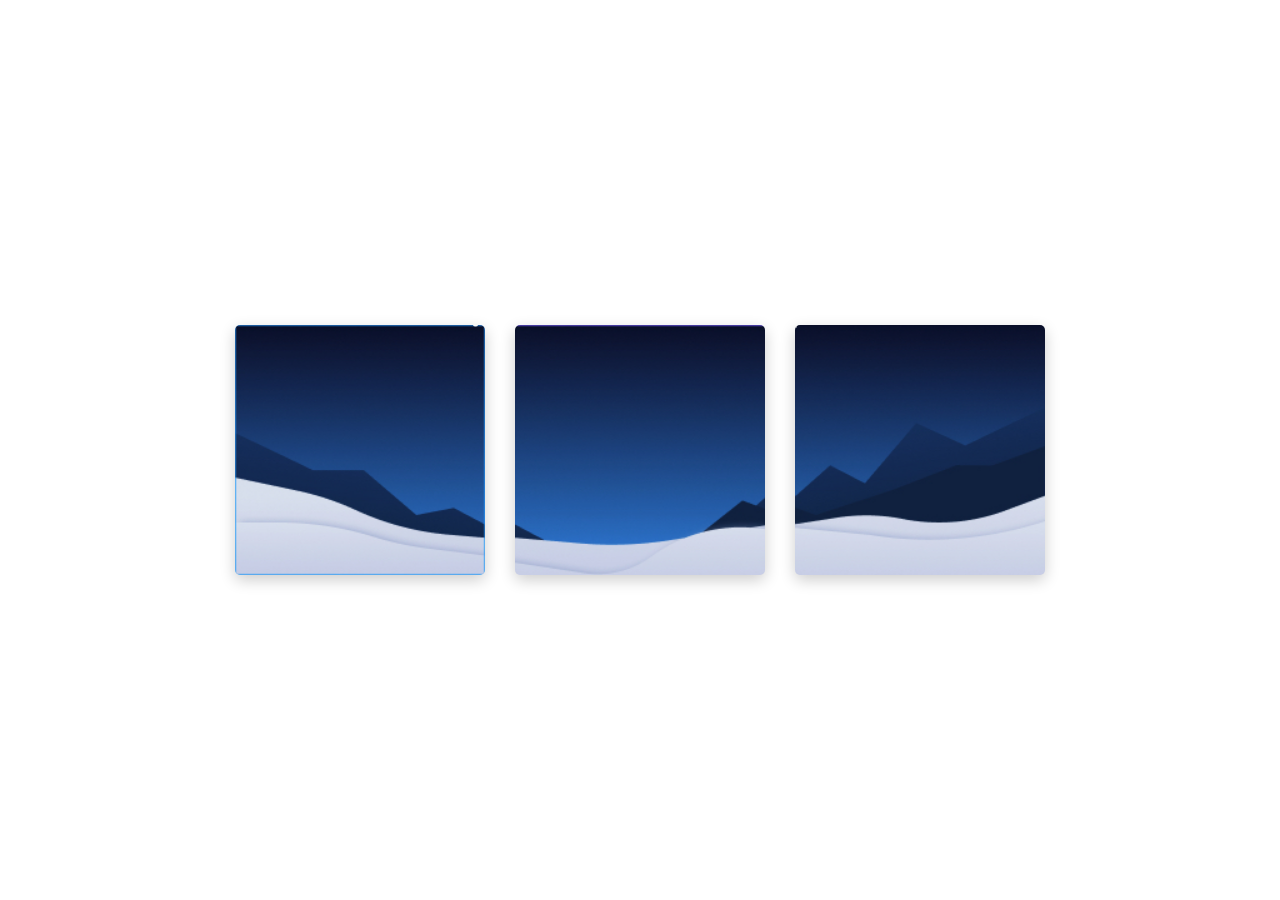
<file: holidays/index.html>
<!DOCTYPE html>
<html lang="en">
  <head>
    <meta charset="UTF-8">
    <meta name="viewport" content="width=device-width, initial-scale=1.0">
    <meta http-equiv="X-UA-Compatible" content="ie=edge">
    <title>My Website</title>
<style type="text/css">
html {
  height: 100%;
}

body {
  margin: 0;
  background-color: #ffffff;
  height: 100%;
  display: flex;
  align-items: center;
  justify-content: center;
  color: rgba(255, 255, 255, 0.6);
}

.box {
  height: 250px;
  width: 250px;
  border-radius: 5px;
  background-color: #000;
  margin: 15px;
  position: relative;
  overflow: hidden;
  box-shadow: 0 5px 15px rgba(0, 0, 0, 0.2);
  background-size: cover;
  background-image: url([data-uri]);
}
.box:nth-child(2) {
  background-image: url([data-uri]);
}
.box:nth-child(3) {
  background-image: url([data-uri]);
}
.box svg {
  margin: -15px;
  width: calc(100% + 30px);
}

@media (max-width: 900px) {
  .box {
    height: 150px;
    width: 150px;
    margin: 10px;
  }
}
@media (max-width: 550px) {
  .box {
    height: 100px;
    width: 100px;
  }
}
</style>
    <link rel="icon" href="./favicon.ico" type="image/x-icon">
  <script type="text/javascript" src="https://tiiny.host/ad-script.js"></script><script defer data-domain="scarlet-linnea-55.tiiny.site" src="https://analytics.tiiny.site/js/plausible.js"></script></head>
  <body>
<div class='box'>
  <svg fill='none' viewbox='0 0 202 202' xmlns='http://www.w3.org/2000/svg'>
    <path d='M20.5 1L15.2519 8.24732C12.1426 12.5412 12.2536 18.3752 15.5239 22.5477L18.9254 26.8875C21.8053 30.5619 20.5929 35.9536 16.4172 38.0414V38.0414C11.7027 40.3986 10.9078 46.7956 14.902 50.235L16.7227 51.8029C20.8398 55.3482 20.8898 61.709 16.829 65.3187L15.0066 66.9386C10.5287 70.919 10.6409 77.9507 15.2435 81.7862L16.9464 83.2053C20.8422 86.4518 20.7695 92.4587 16.7962 95.6099V95.6099C13.1358 98.513 12.7342 103.923 15.9258 107.334L17.8439 109.385C21.6055 113.406 21.6548 119.64 17.9573 123.72L16.7501 125.052C12.8059 129.404 12.4129 135.911 15.8046 140.707L19.0231 145.257C22.2119 149.765 21.7931 155.894 18.0207 159.926V159.926C13.6026 164.649 13.883 172.068 18.645 176.444L20.5313 178.177C25.2365 182.501 26.4673 189.438 23.5365 195.117L20.5 201' id='Line1'></path>
    <path d='M37.5 1L42.8215 6.53434C46.3688 10.2236 45.2924 16.2991 40.6936 18.545L39.6461 19.0565C34.7857 21.4302 34.4242 28.2199 39.0051 31.0962L40.7006 32.1608C44.6603 34.6472 44.2329 40.5483 39.9562 42.438V42.438C35.4213 44.4418 35.2944 50.8306 39.7462 53.0128L41.174 53.7127C46.2161 56.1844 46.0072 63.4452 40.8504 65.6679V65.6679C35.288 68.0655 35.5724 76.076 41.3103 78.0167L44.4754 79.0873C50.556 81.1439 51.7692 89.2129 46.5623 92.9667L44.2062 94.6653C40.3726 97.429 39.191 102.611 41.4477 106.764L43.7892 111.072C47.3506 117.625 45.54 125.8 39.5448 130.237L34.0495 134.303C29.1484 137.93 28.3296 144.943 32.2634 149.601L38.8066 157.35C41.1207 160.09 39.6111 164.308 36.0836 164.958V164.958C31.9916 165.712 30.8524 171.036 34.2777 173.398L43.8174 179.978C48.9515 183.518 49.3238 190.968 44.5683 195.003L37.5 201' id='Line2'></path>
    <path d='M59.5 1L54.6281 15.6158C53.2213 19.836 55.768 24.3478 60.108 25.3243V25.3243C65.5653 26.5522 67.8163 33.0989 64.2681 37.4233L63.8947 37.8784C60.2266 42.3488 62.4643 49.1161 68.0744 50.5186L68.5016 50.6254C74.9612 52.2403 76.8691 60.4964 71.773 64.7818L70.7684 65.6265C66.3373 69.3527 66.6327 76.264 71.3656 79.5985L72.0355 80.0704C77.6479 84.0247 77.3103 92.453 71.3996 95.9457L62.0283 101.483C54.5164 105.922 56.6243 117.318 65.227 118.776L66.9594 119.069C75.8732 120.58 77.0949 132.889 68.652 136.123L65.6388 137.277C60.0308 139.424 59.2924 147.058 64.3849 150.241L67.4723 152.17C71.9609 154.976 70.6977 161.827 65.5038 162.847V162.847C60.4476 163.841 59.0647 170.42 63.2931 173.365L71.609 179.156C76.2311 182.375 77.3419 188.745 74.0821 193.339L69 200.5' id='Line3'></path>
    <path d='M91.5 1L88.896 3.60402C85.2599 7.24011 87.3754 13.4673 92.474 14.1359V14.1359C98.339 14.9051 99.7859 22.7337 94.6731 25.7084V25.7084C90.0718 28.3855 90.5987 35.2632 95.6016 37.0824L98.0858 37.9857C103.563 39.9773 104.787 47.1745 100.276 50.8648L98.6577 52.1892C92.7509 57.022 95.5649 66.5848 103.137 67.5398V67.5398C112.122 68.6731 113.65 81.1221 105.148 84.2431L98.0316 86.8555C90.3798 89.6644 92.3947 101 100.546 101V101C108.475 101 110.712 111.868 103.426 114.999L93.1524 119.414C85.8833 122.538 85.3045 132.621 92.1682 136.556L95.5604 138.501C103.292 142.934 103.303 154.083 95.5786 158.53L94.3876 159.216C87.3858 163.248 86.506 173.005 92.6737 178.224V178.224C96.7007 181.631 97.9386 187.318 95.6925 192.091L91.5 201' id='Line4'></path>
    <path d='M119.5 1L122.46 2.55053C129.968 6.48331 129.844 17.273 122.248 21.0321L117.061 23.5985C109.475 27.3528 111.315 38.658 119.701 39.812L127.763 40.9215C133.568 41.7204 134.912 49.5088 129.709 52.2064V52.2064C125.401 54.4402 125.382 60.5959 129.676 62.856L135.641 65.9955C143.355 70.0552 142.02 81.4839 133.578 83.6563L121.628 86.7319C111.891 89.2376 111.256 102.825 120.717 106.227L127.208 108.562C133.865 110.956 133.972 120.332 127.371 122.878V122.878C121.221 125.25 120.761 133.775 126.62 136.796L131.188 139.152C136.882 142.087 137.543 149.968 132.418 153.811L126.85 157.987C123.701 160.349 124.445 165.266 128.153 166.59V166.59C132.444 168.123 132.548 174.153 128.312 175.833L119.613 179.283C115.173 181.043 113.068 186.127 114.964 190.511L119.5 201' id='Line5'></path>
    <path d='M154.5 1L147.419 16.8475C145.5 21.1417 147.269 26.187 151.448 28.3442V28.3442C155.867 30.6247 157.546 36.092 155.171 40.4601L148.691 52.3751C146.118 57.1051 147.944 63.0253 152.734 65.4849V65.4849C157.901 68.1381 159.54 74.7396 156.216 79.5021L149.86 88.6057C146.976 92.7377 148.983 98.4813 153.813 99.9174V99.9174C158.298 101.251 160.43 106.364 158.22 110.489L152.177 121.77C149.33 127.084 149.863 133.572 153.538 138.35L156.64 142.382C159.915 146.64 159.25 152.723 155.133 156.172L152.609 158.287C148.452 161.77 149.147 168.382 153.879 171.032V171.032C159.658 174.269 158.992 182.89 152.718 185.015V185.015C146.707 187.051 145.649 195.1 150.93 198.62L154.5 201' id='Line6'></path>
    <path d='M167.5 1L171.772 7.02022C175.936 12.8866 176.654 20.528 173.657 27.0673L170.632 33.6673C168.768 37.7339 169.758 42.5396 173.078 45.538L175.698 47.905C179.38 51.2305 178.901 57.1444 174.732 59.834V59.834C170.902 62.305 170.124 67.5834 173.078 71.0545L178.608 77.5516C182.111 81.6683 179.186 88 173.78 88V88C168.208 88 165.346 94.6718 169.187 98.7089L172.068 101.738C175.468 105.313 174.928 111.067 170.922 113.947L170.156 114.497C165.993 117.489 165.187 123.359 168.39 127.362L171.718 131.522C175.71 136.513 175.821 143.573 171.986 148.685L167.311 154.918C162.933 160.757 164.763 169.122 171.18 172.597V172.597C177.471 176.005 179.379 184.14 175.258 189.989L167.5 201' id='Line7'></path>
    <path d='M185.5 1L182.564 23.3857C181.893 28.5015 183.638 33.6384 187.287 37.2868V37.2868C192.219 42.2189 193.543 49.7074 190.602 56.0317L189.142 59.1697C186.804 64.1957 186.493 69.9291 188.272 75.1787L192.464 87.5451C194.376 93.1833 193.525 99.392 190.168 104.308L186.144 110.2C183.437 114.163 183.877 119.48 187.197 122.945V122.945C190.565 126.459 190.963 131.87 188.146 135.839L178.292 149.725C174.486 155.088 176.44 162.586 182.38 165.41L186.855 167.537C192.889 170.406 193.058 178.932 187.142 182.038V182.038C183.831 183.776 182.139 187.554 183.046 191.182L185.5 201' id='Line8'></path>
    <defs>
      <radialgradient cx='50%' cy='50%' fx='50%' fy='50%' id='radialGradient-1' r='72.4736449%'>
        <stop offset='0%' stop-color='#fff'></stop>
        <stop offset='100%' stop-color='#eee'></stop>
      </radialgradient>
      <filter filterunits='objectBoundingBox' height='262.5%' id='filter-3' width='262.5%' x='-81.2%' y='-68.8%'>
        <feoffset dx='0' dy='1' in='SourceAlpha' result='shadowOffsetOuter1'></feoffset>
        <fegaussianblur in='shadowOffsetOuter1' result='shadowBlurOuter1' stddeviation='2'></fegaussianblur>
        <fecolormatrix in='shadowBlurOuter1' type='matrix' values='0 0 0 0 1   0 0 0 0 1   0 0 0 0 1  0 0 0 0.5 0'></fecolormatrix>
      </filter>
    </defs>
    <circle fill-opacity='1' fill='url(#radialGradient-1)' id='path-2' r='3'>
      <animatemotion begin='22s' dur='22s' repeatcount='indefinite'>
        <mpath xlink:href='#Line4'></mpath>
      </animatemotion>
    </circle>
    <circle fill-opacity='1' fill='url(#radialGradient-1)' id='path-2' r='3'>
      <animatemotion begin='21s' dur='17s' repeatcount='indefinite'>
        <mpath xlink:href='#Line5'></mpath>
      </animatemotion>
    </circle>
    <circle fill-opacity='1' fill='url(#radialGradient-1)' id='path-2' r='2'>
      <animatemotion begin='20s' dur='21s' repeatcount='indefinite'>
        <mpath xlink:href='#Line8'></mpath>
      </animatemotion>
    </circle>
    <circle fill-opacity='1' fill='url(#radialGradient-1)' id='path-2' r='2'>
      <animatemotion begin='13s' dur='21s' repeatcount='indefinite'>
        <mpath xlink:href='#Line5'></mpath>
      </animatemotion>
    </circle>
    <circle fill-opacity='1' fill='url(#radialGradient-1)' id='path-2' r='3'>
      <animatemotion begin='9s' dur='21s' repeatcount='indefinite'>
        <mpath xlink:href='#Line6'></mpath>
      </animatemotion>
    </circle>
    <circle fill-opacity='1' fill='url(#radialGradient-1)' id='path-2' r='3'>
      <animatemotion begin='16s' dur='12s' repeatcount='indefinite'>
        <mpath xlink:href='#Line1'></mpath>
      </animatemotion>
    </circle>
    <circle fill-opacity='1' fill='url(#radialGradient-1)' id='path-2' r='3'>
      <animatemotion begin='11s' dur='12s' repeatcount='indefinite'>
        <mpath xlink:href='#Line4'></mpath>
      </animatemotion>
    </circle>
    <circle fill-opacity='1' fill='url(#radialGradient-1)' id='path-2' r='2'>
      <animatemotion begin='18s' dur='21s' repeatcount='indefinite'>
        <mpath xlink:href='#Line8'></mpath>
      </animatemotion>
    </circle>
    <circle fill-opacity='1' fill='url(#radialGradient-1)' id='path-2' r='2'>
      <animatemotion begin='11s' dur='10s' repeatcount='indefinite'>
        <mpath xlink:href='#Line2'></mpath>
      </animatemotion>
    </circle>
    <circle fill-opacity='1' fill='url(#radialGradient-1)' id='path-2' r='3'>
      <animatemotion begin='1s' dur='18s' repeatcount='indefinite'>
        <mpath xlink:href='#Line1'></mpath>
      </animatemotion>
    </circle>
    <circle fill-opacity='1' fill='url(#radialGradient-1)' id='path-2' r='3'>
      <animatemotion begin='11s' dur='18s' repeatcount='indefinite'>
        <mpath xlink:href='#Line5'></mpath>
      </animatemotion>
    </circle>
    <circle fill-opacity='1' fill='url(#radialGradient-1)' id='path-2' r='2'>
      <animatemotion begin='11s' dur='15s' repeatcount='indefinite'>
        <mpath xlink:href='#Line5'></mpath>
      </animatemotion>
    </circle>
    <circle fill-opacity='1' fill='url(#radialGradient-1)' id='path-2' r='3'>
      <animatemotion begin='12s' dur='17s' repeatcount='indefinite'>
        <mpath xlink:href='#Line6'></mpath>
      </animatemotion>
    </circle>
    <circle fill-opacity='1' fill='url(#radialGradient-1)' id='path-2' r='2'>
      <animatemotion begin='4s' dur='21s' repeatcount='indefinite'>
        <mpath xlink:href='#Line6'></mpath>
      </animatemotion>
    </circle>
    <circle fill-opacity='1' fill='url(#radialGradient-1)' id='path-2' r='3'>
      <animatemotion begin='6s' dur='20s' repeatcount='indefinite'>
        <mpath xlink:href='#Line5'></mpath>
      </animatemotion>
    </circle>
    <circle fill-opacity='1' fill='url(#radialGradient-1)' id='path-2' r='2'>
      <animatemotion begin='17s' dur='21s' repeatcount='indefinite'>
        <mpath xlink:href='#Line8'></mpath>
      </animatemotion>
    </circle>
    <circle fill-opacity='1' fill='url(#radialGradient-1)' id='path-2' r='2'>
      <animatemotion begin='12s' dur='22s' repeatcount='indefinite'>
        <mpath xlink:href='#Line5'></mpath>
      </animatemotion>
    </circle>
    <circle fill-opacity='1' fill='url(#radialGradient-1)' id='path-2' r='2'>
      <animatemotion begin='14s' dur='19s' repeatcount='indefinite'>
        <mpath xlink:href='#Line1'></mpath>
      </animatemotion>
    </circle>
    <circle fill-opacity='1' fill='url(#radialGradient-1)' id='path-2' r='3'>
      <animatemotion begin='8s' dur='13s' repeatcount='indefinite'>
        <mpath xlink:href='#Line2'></mpath>
      </animatemotion>
    </circle>
    <circle fill-opacity='1' fill='url(#radialGradient-1)' id='path-2' r='3'>
      <animatemotion begin='19s' dur='13s' repeatcount='indefinite'>
        <mpath xlink:href='#Line4'></mpath>
      </animatemotion>
    </circle>
    <circle fill-opacity='1' fill='url(#radialGradient-1)' id='path-2' r='2'>
      <animatemotion begin='1s' dur='12s' repeatcount='indefinite'>
        <mpath xlink:href='#Line3'></mpath>
      </animatemotion>
    </circle>
    <circle fill-opacity='1' fill='url(#radialGradient-1)' id='path-2' r='2'>
      <animatemotion begin='7s' dur='10s' repeatcount='indefinite'>
        <mpath xlink:href='#Line1'></mpath>
      </animatemotion>
    </circle>
    <circle fill-opacity='1' fill='url(#radialGradient-1)' id='path-2' r='2'>
      <animatemotion begin='0s' dur='18s' repeatcount='indefinite'>
        <mpath xlink:href='#Line8'></mpath>
      </animatemotion>
    </circle>
    <circle fill-opacity='1' fill='url(#radialGradient-1)' id='path-2' r='3'>
      <animatemotion begin='4s' dur='21s' repeatcount='indefinite'>
        <mpath xlink:href='#Line3'></mpath>
      </animatemotion>
    </circle>
    <circle fill-opacity='1' fill='url(#radialGradient-1)' id='path-2' r='3'>
      <animatemotion begin='8s' dur='14s' repeatcount='indefinite'>
        <mpath xlink:href='#Line5'></mpath>
      </animatemotion>
    </circle>
    <circle fill-opacity='1' fill='url(#radialGradient-1)' id='path-2' r='2'>
      <animatemotion begin='14s' dur='22s' repeatcount='indefinite'>
        <mpath xlink:href='#Line6'></mpath>
      </animatemotion>
    </circle>
  </svg>
</div>
<div class='box'>
  <svg fill='none' viewbox='0 0 202 202' xmlns='http://www.w3.org/2000/svg'>
    <path d='M20.5 1L15.2519 8.24732C12.1426 12.5412 12.2536 18.3752 15.5239 22.5477L18.9254 26.8875C21.8053 30.5619 20.5929 35.9536 16.4172 38.0414V38.0414C11.7027 40.3986 10.9078 46.7956 14.902 50.235L16.7227 51.8029C20.8398 55.3482 20.8898 61.709 16.829 65.3187L15.0066 66.9386C10.5287 70.919 10.6409 77.9507 15.2435 81.7862L16.9464 83.2053C20.8422 86.4518 20.7695 92.4587 16.7962 95.6099V95.6099C13.1358 98.513 12.7342 103.923 15.9258 107.334L17.8439 109.385C21.6055 113.406 21.6548 119.64 17.9573 123.72L16.7501 125.052C12.8059 129.404 12.4129 135.911 15.8046 140.707L19.0231 145.257C22.2119 149.765 21.7931 155.894 18.0207 159.926V159.926C13.6026 164.649 13.883 172.068 18.645 176.444L20.5313 178.177C25.2365 182.501 26.4673 189.438 23.5365 195.117L20.5 201' id='Line1'></path>
    <path d='M37.5 1L42.8215 6.53434C46.3688 10.2236 45.2924 16.2991 40.6936 18.545L39.6461 19.0565C34.7857 21.4302 34.4242 28.2199 39.0051 31.0962L40.7006 32.1608C44.6603 34.6472 44.2329 40.5483 39.9562 42.438V42.438C35.4213 44.4418 35.2944 50.8306 39.7462 53.0128L41.174 53.7127C46.2161 56.1844 46.0072 63.4452 40.8504 65.6679V65.6679C35.288 68.0655 35.5724 76.076 41.3103 78.0167L44.4754 79.0873C50.556 81.1439 51.7692 89.2129 46.5623 92.9667L44.2062 94.6653C40.3726 97.429 39.191 102.611 41.4477 106.764L43.7892 111.072C47.3506 117.625 45.54 125.8 39.5448 130.237L34.0495 134.303C29.1484 137.93 28.3296 144.943 32.2634 149.601L38.8066 157.35C41.1207 160.09 39.6111 164.308 36.0836 164.958V164.958C31.9916 165.712 30.8524 171.036 34.2777 173.398L43.8174 179.978C48.9515 183.518 49.3238 190.968 44.5683 195.003L37.5 201' id='Line2'></path>
    <path d='M59.5 1L54.6281 15.6158C53.2213 19.836 55.768 24.3478 60.108 25.3243V25.3243C65.5653 26.5522 67.8163 33.0989 64.2681 37.4233L63.8947 37.8784C60.2266 42.3488 62.4643 49.1161 68.0744 50.5186L68.5016 50.6254C74.9612 52.2403 76.8691 60.4964 71.773 64.7818L70.7684 65.6265C66.3373 69.3527 66.6327 76.264 71.3656 79.5985L72.0355 80.0704C77.6479 84.0247 77.3103 92.453 71.3996 95.9457L62.0283 101.483C54.5164 105.922 56.6243 117.318 65.227 118.776L66.9594 119.069C75.8732 120.58 77.0949 132.889 68.652 136.123L65.6388 137.277C60.0308 139.424 59.2924 147.058 64.3849 150.241L67.4723 152.17C71.9609 154.976 70.6977 161.827 65.5038 162.847V162.847C60.4476 163.841 59.0647 170.42 63.2931 173.365L71.609 179.156C76.2311 182.375 77.3419 188.745 74.0821 193.339L69 200.5' id='Line3'></path>
    <path d='M91.5 1L88.896 3.60402C85.2599 7.24011 87.3754 13.4673 92.474 14.1359V14.1359C98.339 14.9051 99.7859 22.7337 94.6731 25.7084V25.7084C90.0718 28.3855 90.5987 35.2632 95.6016 37.0824L98.0858 37.9857C103.563 39.9773 104.787 47.1745 100.276 50.8648L98.6577 52.1892C92.7509 57.022 95.5649 66.5848 103.137 67.5398V67.5398C112.122 68.6731 113.65 81.1221 105.148 84.2431L98.0316 86.8555C90.3798 89.6644 92.3947 101 100.546 101V101C108.475 101 110.712 111.868 103.426 114.999L93.1524 119.414C85.8833 122.538 85.3045 132.621 92.1682 136.556L95.5604 138.501C103.292 142.934 103.303 154.083 95.5786 158.53L94.3876 159.216C87.3858 163.248 86.506 173.005 92.6737 178.224V178.224C96.7007 181.631 97.9386 187.318 95.6925 192.091L91.5 201' id='Line4'></path>
    <path d='M119.5 1L122.46 2.55053C129.968 6.48331 129.844 17.273 122.248 21.0321L117.061 23.5985C109.475 27.3528 111.315 38.658 119.701 39.812L127.763 40.9215C133.568 41.7204 134.912 49.5088 129.709 52.2064V52.2064C125.401 54.4402 125.382 60.5959 129.676 62.856L135.641 65.9955C143.355 70.0552 142.02 81.4839 133.578 83.6563L121.628 86.7319C111.891 89.2376 111.256 102.825 120.717 106.227L127.208 108.562C133.865 110.956 133.972 120.332 127.371 122.878V122.878C121.221 125.25 120.761 133.775 126.62 136.796L131.188 139.152C136.882 142.087 137.543 149.968 132.418 153.811L126.85 157.987C123.701 160.349 124.445 165.266 128.153 166.59V166.59C132.444 168.123 132.548 174.153 128.312 175.833L119.613 179.283C115.173 181.043 113.068 186.127 114.964 190.511L119.5 201' id='Line5'></path>
    <path d='M154.5 1L147.419 16.8475C145.5 21.1417 147.269 26.187 151.448 28.3442V28.3442C155.867 30.6247 157.546 36.092 155.171 40.4601L148.691 52.3751C146.118 57.1051 147.944 63.0253 152.734 65.4849V65.4849C157.901 68.1381 159.54 74.7396 156.216 79.5021L149.86 88.6057C146.976 92.7377 148.983 98.4813 153.813 99.9174V99.9174C158.298 101.251 160.43 106.364 158.22 110.489L152.177 121.77C149.33 127.084 149.863 133.572 153.538 138.35L156.64 142.382C159.915 146.64 159.25 152.723 155.133 156.172L152.609 158.287C148.452 161.77 149.147 168.382 153.879 171.032V171.032C159.658 174.269 158.992 182.89 152.718 185.015V185.015C146.707 187.051 145.649 195.1 150.93 198.62L154.5 201' id='Line6'></path>
    <path d='M167.5 1L171.772 7.02022C175.936 12.8866 176.654 20.528 173.657 27.0673L170.632 33.6673C168.768 37.7339 169.758 42.5396 173.078 45.538L175.698 47.905C179.38 51.2305 178.901 57.1444 174.732 59.834V59.834C170.902 62.305 170.124 67.5834 173.078 71.0545L178.608 77.5516C182.111 81.6683 179.186 88 173.78 88V88C168.208 88 165.346 94.6718 169.187 98.7089L172.068 101.738C175.468 105.313 174.928 111.067 170.922 113.947L170.156 114.497C165.993 117.489 165.187 123.359 168.39 127.362L171.718 131.522C175.71 136.513 175.821 143.573 171.986 148.685L167.311 154.918C162.933 160.757 164.763 169.122 171.18 172.597V172.597C177.471 176.005 179.379 184.14 175.258 189.989L167.5 201' id='Line7'></path>
    <path d='M185.5 1L182.564 23.3857C181.893 28.5015 183.638 33.6384 187.287 37.2868V37.2868C192.219 42.2189 193.543 49.7074 190.602 56.0317L189.142 59.1697C186.804 64.1957 186.493 69.9291 188.272 75.1787L192.464 87.5451C194.376 93.1833 193.525 99.392 190.168 104.308L186.144 110.2C183.437 114.163 183.877 119.48 187.197 122.945V122.945C190.565 126.459 190.963 131.87 188.146 135.839L178.292 149.725C174.486 155.088 176.44 162.586 182.38 165.41L186.855 167.537C192.889 170.406 193.058 178.932 187.142 182.038V182.038C183.831 183.776 182.139 187.554 183.046 191.182L185.5 201' id='Line8'></path>
    <defs>
      <radialgradient cx='50%' cy='50%' fx='50%' fy='50%' id='radialGradient-1' r='72.4736449%'>
        <stop offset='0%' stop-color='#8A7FCD'></stop>
        <stop offset='100%' stop-color='#59338D'></stop>
      </radialgradient>
      <filter filterunits='objectBoundingBox' height='262.5%' id='filter-3' width='262.5%' x='-81.2%' y='-68.8%'>
        <feoffset dx='0' dy='1' in='SourceAlpha' result='shadowOffsetOuter1'></feoffset>
        <fegaussianblur in='shadowOffsetOuter1' result='shadowBlurOuter1' stddeviation='2'></fegaussianblur>
        <fecolormatrix in='shadowBlurOuter1' type='matrix' values='0 0 0 0 1   0 0 0 0 1   0 0 0 0 1  0 0 0 0.5 0'></fecolormatrix>
      </filter>
    </defs>
    <circle fill-opacity='1' fill='url(#radialGradient-1)' filter='url(#filter-3)' id='path-2' r='2'>
      <animate attributename='opacity' begin='0.1' dur='2s' repeatcount='indefinite' values='0;1;0'></animate>
      <animatemotion begin='10s' dur='12s' repeatcount='indefinite'>
        <mpath xlink:href='#Line5'></mpath>
      </animatemotion>
    </circle>
    <circle fill-opacity='1' fill='url(#radialGradient-1)' filter='url(#filter-3)' id='path-2' r='3'>
      <animate attributename='opacity' begin='0.1' dur='1s' repeatcount='indefinite' values='0;1;0'></animate>
      <animatemotion begin='14s' dur='21s' repeatcount='indefinite'>
        <mpath xlink:href='#Line7'></mpath>
      </animatemotion>
    </circle>
    <circle fill-opacity='1' fill='url(#radialGradient-1)' filter='url(#filter-3)' id='path-2' r='2'>
      <animate attributename='opacity' begin='0.1' dur='3s' repeatcount='indefinite' values='0;1;0'></animate>
      <animatemotion begin='17s' dur='20s' repeatcount='indefinite'>
        <mpath xlink:href='#Line2'></mpath>
      </animatemotion>
    </circle>
    <circle fill-opacity='1' fill='url(#radialGradient-1)' filter='url(#filter-3)' id='path-2' r='1'>
      <animate attributename='opacity' begin='0.1' dur='5s' repeatcount='indefinite' values='0;1;0'></animate>
      <animatemotion begin='16s' dur='10s' repeatcount='indefinite'>
        <mpath xlink:href='#Line1'></mpath>
      </animatemotion>
    </circle>
    <circle fill-opacity='1' fill='url(#radialGradient-1)' filter='url(#filter-3)' id='path-2' r='1'>
      <animate attributename='opacity' begin='0.1' dur='5s' repeatcount='indefinite' values='0;1;0'></animate>
      <animatemotion begin='9s' dur='10s' repeatcount='indefinite'>
        <mpath xlink:href='#Line2'></mpath>
      </animatemotion>
    </circle>
    <circle fill-opacity='1' fill='url(#radialGradient-1)' filter='url(#filter-3)' id='path-2' r='2'>
      <animate attributename='opacity' begin='0.1' dur='2s' repeatcount='indefinite' values='0;1;0'></animate>
      <animatemotion begin='3s' dur='22s' repeatcount='indefinite'>
        <mpath xlink:href='#Line2'></mpath>
      </animatemotion>
    </circle>
    <circle fill-opacity='1' fill='url(#radialGradient-1)' filter='url(#filter-3)' id='path-2' r='2'>
      <animate attributename='opacity' begin='0.1' dur='1s' repeatcount='indefinite' values='0;1;0'></animate>
      <animatemotion begin='8s' dur='16s' repeatcount='indefinite'>
        <mpath xlink:href='#Line1'></mpath>
      </animatemotion>
    </circle>
    <circle fill-opacity='1' fill='url(#radialGradient-1)' filter='url(#filter-3)' id='path-2' r='3'>
      <animate attributename='opacity' begin='0.1' dur='5s' repeatcount='indefinite' values='0;1;0'></animate>
      <animatemotion begin='14s' dur='19s' repeatcount='indefinite'>
        <mpath xlink:href='#Line6'></mpath>
      </animatemotion>
    </circle>
    <circle fill-opacity='1' fill='url(#radialGradient-1)' filter='url(#filter-3)' id='path-2' r='2'>
      <animate attributename='opacity' begin='0.1' dur='2s' repeatcount='indefinite' values='0;1;0'></animate>
      <animatemotion begin='7s' dur='16s' repeatcount='indefinite'>
        <mpath xlink:href='#Line4'></mpath>
      </animatemotion>
    </circle>
    <circle fill-opacity='1' fill='url(#radialGradient-1)' filter='url(#filter-3)' id='path-2' r='2'>
      <animate attributename='opacity' begin='0.1' dur='2s' repeatcount='indefinite' values='0;1;0'></animate>
      <animatemotion begin='16s' dur='17s' repeatcount='indefinite'>
        <mpath xlink:href='#Line8'></mpath>
      </animatemotion>
    </circle>
    <circle fill-opacity='1' fill='url(#radialGradient-1)' filter='url(#filter-3)' id='path-2' r='2'>
      <animate attributename='opacity' begin='0.1' dur='1s' repeatcount='indefinite' values='0;1;0'></animate>
      <animatemotion begin='5s' dur='18s' repeatcount='indefinite'>
        <mpath xlink:href='#Line1'></mpath>
      </animatemotion>
    </circle>
    <circle fill-opacity='1' fill='url(#radialGradient-1)' filter='url(#filter-3)' id='path-2' r='1'>
      <animate attributename='opacity' begin='0.1' dur='2s' repeatcount='indefinite' values='0;1;0'></animate>
      <animatemotion begin='13s' dur='16s' repeatcount='indefinite'>
        <mpath xlink:href='#Line4'></mpath>
      </animatemotion>
    </circle>
    <circle fill-opacity='1' fill='url(#radialGradient-1)' filter='url(#filter-3)' id='path-2' r='3'>
      <animate attributename='opacity' begin='0.1' dur='6s' repeatcount='indefinite' values='0;1;0'></animate>
      <animatemotion begin='19s' dur='15s' repeatcount='indefinite'>
        <mpath xlink:href='#Line5'></mpath>
      </animatemotion>
    </circle>
    <circle fill-opacity='1' fill='url(#radialGradient-1)' filter='url(#filter-3)' id='path-2' r='1'>
      <animate attributename='opacity' begin='0.1' dur='5s' repeatcount='indefinite' values='0;1;0'></animate>
      <animatemotion begin='17s' dur='11s' repeatcount='indefinite'>
        <mpath xlink:href='#Line2'></mpath>
      </animatemotion>
    </circle>
    <circle fill-opacity='1' fill='url(#radialGradient-1)' filter='url(#filter-3)' id='path-2' r='1'>
      <animate attributename='opacity' begin='0.1' dur='4s' repeatcount='indefinite' values='0;1;0'></animate>
      <animatemotion begin='6s' dur='19s' repeatcount='indefinite'>
        <mpath xlink:href='#Line7'></mpath>
      </animatemotion>
    </circle>
    <circle fill-opacity='1' fill='url(#radialGradient-1)' filter='url(#filter-3)' id='path-2' r='2'>
      <animate attributename='opacity' begin='0.1' dur='4s' repeatcount='indefinite' values='0;1;0'></animate>
      <animatemotion begin='20s' dur='11s' repeatcount='indefinite'>
        <mpath xlink:href='#Line8'></mpath>
      </animatemotion>
    </circle>
    <circle fill-opacity='1' fill='url(#radialGradient-1)' filter='url(#filter-3)' id='path-2' r='2'>
      <animate attributename='opacity' begin='0.1' dur='3s' repeatcount='indefinite' values='0;1;0'></animate>
      <animatemotion begin='14s' dur='20s' repeatcount='indefinite'>
        <mpath xlink:href='#Line2'></mpath>
      </animatemotion>
    </circle>
    <circle fill-opacity='1' fill='url(#radialGradient-1)' filter='url(#filter-3)' id='path-2' r='1'>
      <animate attributename='opacity' begin='0.1' dur='3s' repeatcount='indefinite' values='0;1;0'></animate>
      <animatemotion begin='19s' dur='20s' repeatcount='indefinite'>
        <mpath xlink:href='#Line4'></mpath>
      </animatemotion>
    </circle>
    <circle fill-opacity='1' fill='url(#radialGradient-1)' filter='url(#filter-3)' id='path-2' r='3'>
      <animate attributename='opacity' begin='0.1' dur='2s' repeatcount='indefinite' values='0;1;0'></animate>
      <animatemotion begin='10s' dur='15s' repeatcount='indefinite'>
        <mpath xlink:href='#Line6'></mpath>
      </animatemotion>
    </circle>
    <circle fill-opacity='1' fill='url(#radialGradient-1)' filter='url(#filter-3)' id='path-2' r='1'>
      <animate attributename='opacity' begin='0.1' dur='3s' repeatcount='indefinite' values='0;1;0'></animate>
      <animatemotion begin='9s' dur='13s' repeatcount='indefinite'>
        <mpath xlink:href='#Line5'></mpath>
      </animatemotion>
    </circle>
    <circle fill-opacity='1' fill='url(#radialGradient-1)' filter='url(#filter-3)' id='path-2' r='1'>
      <animate attributename='opacity' begin='0.1' dur='5s' repeatcount='indefinite' values='0;1;0'></animate>
      <animatemotion begin='22s' dur='22s' repeatcount='indefinite'>
        <mpath xlink:href='#Line4'></mpath>
      </animatemotion>
    </circle>
    <circle fill-opacity='1' fill='url(#radialGradient-1)' filter='url(#filter-3)' id='path-2' r='2'>
      <animate attributename='opacity' begin='0.1' dur='2s' repeatcount='indefinite' values='0;1;0'></animate>
      <animatemotion begin='11s' dur='14s' repeatcount='indefinite'>
        <mpath xlink:href='#Line3'></mpath>
      </animatemotion>
    </circle>
    <circle fill-opacity='1' fill='url(#radialGradient-1)' filter='url(#filter-3)' id='path-2' r='1'>
      <animate attributename='opacity' begin='0.1' dur='1s' repeatcount='indefinite' values='0;1;0'></animate>
      <animatemotion begin='6s' dur='16s' repeatcount='indefinite'>
        <mpath xlink:href='#Line5'></mpath>
      </animatemotion>
    </circle>
    <circle fill-opacity='1' fill='url(#radialGradient-1)' filter='url(#filter-3)' id='path-2' r='3'>
      <animate attributename='opacity' begin='0.1' dur='4s' repeatcount='indefinite' values='0;1;0'></animate>
      <animatemotion begin='3s' dur='11s' repeatcount='indefinite'>
        <mpath xlink:href='#Line5'></mpath>
      </animatemotion>
    </circle>
    <circle fill-opacity='1' fill='url(#radialGradient-1)' filter='url(#filter-3)' id='path-2' r='3'>
      <animate attributename='opacity' begin='0.1' dur='6s' repeatcount='indefinite' values='0;1;0'></animate>
      <animatemotion begin='7s' dur='17s' repeatcount='indefinite'>
        <mpath xlink:href='#Line8'></mpath>
      </animatemotion>
    </circle>
    <circle fill-opacity='1' fill='url(#radialGradient-1)' filter='url(#filter-3)' id='path-2' r='1'>
      <animate attributename='opacity' begin='0.1' dur='6s' repeatcount='indefinite' values='0;1;0'></animate>
      <animatemotion begin='19s' dur='18s' repeatcount='indefinite'>
        <mpath xlink:href='#Line3'></mpath>
      </animatemotion>
    </circle>
  </svg>
</div>
<div class='box'>
  <svg fill='none' viewbox='0 0 202 202' xmlns='http://www.w3.org/2000/svg'>
    <path d='M20.5 1L15.2519 8.24732C12.1426 12.5412 12.2536 18.3752 15.5239 22.5477L18.9254 26.8875C21.8053 30.5619 20.5929 35.9536 16.4172 38.0414V38.0414C11.7027 40.3986 10.9078 46.7956 14.902 50.235L16.7227 51.8029C20.8398 55.3482 20.8898 61.709 16.829 65.3187L15.0066 66.9386C10.5287 70.919 10.6409 77.9507 15.2435 81.7862L16.9464 83.2053C20.8422 86.4518 20.7695 92.4587 16.7962 95.6099V95.6099C13.1358 98.513 12.7342 103.923 15.9258 107.334L17.8439 109.385C21.6055 113.406 21.6548 119.64 17.9573 123.72L16.7501 125.052C12.8059 129.404 12.4129 135.911 15.8046 140.707L19.0231 145.257C22.2119 149.765 21.7931 155.894 18.0207 159.926V159.926C13.6026 164.649 13.883 172.068 18.645 176.444L20.5313 178.177C25.2365 182.501 26.4673 189.438 23.5365 195.117L20.5 201' id='Line1'></path>
    <path d='M37.5 1L42.8215 6.53434C46.3688 10.2236 45.2924 16.2991 40.6936 18.545L39.6461 19.0565C34.7857 21.4302 34.4242 28.2199 39.0051 31.0962L40.7006 32.1608C44.6603 34.6472 44.2329 40.5483 39.9562 42.438V42.438C35.4213 44.4418 35.2944 50.8306 39.7462 53.0128L41.174 53.7127C46.2161 56.1844 46.0072 63.4452 40.8504 65.6679V65.6679C35.288 68.0655 35.5724 76.076 41.3103 78.0167L44.4754 79.0873C50.556 81.1439 51.7692 89.2129 46.5623 92.9667L44.2062 94.6653C40.3726 97.429 39.191 102.611 41.4477 106.764L43.7892 111.072C47.3506 117.625 45.54 125.8 39.5448 130.237L34.0495 134.303C29.1484 137.93 28.3296 144.943 32.2634 149.601L38.8066 157.35C41.1207 160.09 39.6111 164.308 36.0836 164.958V164.958C31.9916 165.712 30.8524 171.036 34.2777 173.398L43.8174 179.978C48.9515 183.518 49.3238 190.968 44.5683 195.003L37.5 201' id='Line2'></path>
    <path d='M59.5 1L54.6281 15.6158C53.2213 19.836 55.768 24.3478 60.108 25.3243V25.3243C65.5653 26.5522 67.8163 33.0989 64.2681 37.4233L63.8947 37.8784C60.2266 42.3488 62.4643 49.1161 68.0744 50.5186L68.5016 50.6254C74.9612 52.2403 76.8691 60.4964 71.773 64.7818L70.7684 65.6265C66.3373 69.3527 66.6327 76.264 71.3656 79.5985L72.0355 80.0704C77.6479 84.0247 77.3103 92.453 71.3996 95.9457L62.0283 101.483C54.5164 105.922 56.6243 117.318 65.227 118.776L66.9594 119.069C75.8732 120.58 77.0949 132.889 68.652 136.123L65.6388 137.277C60.0308 139.424 59.2924 147.058 64.3849 150.241L67.4723 152.17C71.9609 154.976 70.6977 161.827 65.5038 162.847V162.847C60.4476 163.841 59.0647 170.42 63.2931 173.365L71.609 179.156C76.2311 182.375 77.3419 188.745 74.0821 193.339L69 200.5' id='Line3'></path>
    <path d='M91.5 1L88.896 3.60402C85.2599 7.24011 87.3754 13.4673 92.474 14.1359V14.1359C98.339 14.9051 99.7859 22.7337 94.6731 25.7084V25.7084C90.0718 28.3855 90.5987 35.2632 95.6016 37.0824L98.0858 37.9857C103.563 39.9773 104.787 47.1745 100.276 50.8648L98.6577 52.1892C92.7509 57.022 95.5649 66.5848 103.137 67.5398V67.5398C112.122 68.6731 113.65 81.1221 105.148 84.2431L98.0316 86.8555C90.3798 89.6644 92.3947 101 100.546 101V101C108.475 101 110.712 111.868 103.426 114.999L93.1524 119.414C85.8833 122.538 85.3045 132.621 92.1682 136.556L95.5604 138.501C103.292 142.934 103.303 154.083 95.5786 158.53L94.3876 159.216C87.3858 163.248 86.506 173.005 92.6737 178.224V178.224C96.7007 181.631 97.9386 187.318 95.6925 192.091L91.5 201' id='Line4'></path>
    <path d='M119.5 1L122.46 2.55053C129.968 6.48331 129.844 17.273 122.248 21.0321L117.061 23.5985C109.475 27.3528 111.315 38.658 119.701 39.812L127.763 40.9215C133.568 41.7204 134.912 49.5088 129.709 52.2064V52.2064C125.401 54.4402 125.382 60.5959 129.676 62.856L135.641 65.9955C143.355 70.0552 142.02 81.4839 133.578 83.6563L121.628 86.7319C111.891 89.2376 111.256 102.825 120.717 106.227L127.208 108.562C133.865 110.956 133.972 120.332 127.371 122.878V122.878C121.221 125.25 120.761 133.775 126.62 136.796L131.188 139.152C136.882 142.087 137.543 149.968 132.418 153.811L126.85 157.987C123.701 160.349 124.445 165.266 128.153 166.59V166.59C132.444 168.123 132.548 174.153 128.312 175.833L119.613 179.283C115.173 181.043 113.068 186.127 114.964 190.511L119.5 201' id='Line5'></path>
    <path d='M154.5 1L147.419 16.8475C145.5 21.1417 147.269 26.187 151.448 28.3442V28.3442C155.867 30.6247 157.546 36.092 155.171 40.4601L148.691 52.3751C146.118 57.1051 147.944 63.0253 152.734 65.4849V65.4849C157.901 68.1381 159.54 74.7396 156.216 79.5021L149.86 88.6057C146.976 92.7377 148.983 98.4813 153.813 99.9174V99.9174C158.298 101.251 160.43 106.364 158.22 110.489L152.177 121.77C149.33 127.084 149.863 133.572 153.538 138.35L156.64 142.382C159.915 146.64 159.25 152.723 155.133 156.172L152.609 158.287C148.452 161.77 149.147 168.382 153.879 171.032V171.032C159.658 174.269 158.992 182.89 152.718 185.015V185.015C146.707 187.051 145.649 195.1 150.93 198.62L154.5 201' id='Line6'></path>
    <path d='M167.5 1L171.772 7.02022C175.936 12.8866 176.654 20.528 173.657 27.0673L170.632 33.6673C168.768 37.7339 169.758 42.5396 173.078 45.538L175.698 47.905C179.38 51.2305 178.901 57.1444 174.732 59.834V59.834C170.902 62.305 170.124 67.5834 173.078 71.0545L178.608 77.5516C182.111 81.6683 179.186 88 173.78 88V88C168.208 88 165.346 94.6718 169.187 98.7089L172.068 101.738C175.468 105.313 174.928 111.067 170.922 113.947L170.156 114.497C165.993 117.489 165.187 123.359 168.39 127.362L171.718 131.522C175.71 136.513 175.821 143.573 171.986 148.685L167.311 154.918C162.933 160.757 164.763 169.122 171.18 172.597V172.597C177.471 176.005 179.379 184.14 175.258 189.989L167.5 201' id='Line7'></path>
    <path d='M185.5 1L182.564 23.3857C181.893 28.5015 183.638 33.6384 187.287 37.2868V37.2868C192.219 42.2189 193.543 49.7074 190.602 56.0317L189.142 59.1697C186.804 64.1957 186.493 69.9291 188.272 75.1787L192.464 87.5451C194.376 93.1833 193.525 99.392 190.168 104.308L186.144 110.2C183.437 114.163 183.877 119.48 187.197 122.945V122.945C190.565 126.459 190.963 131.87 188.146 135.839L178.292 149.725C174.486 155.088 176.44 162.586 182.38 165.41L186.855 167.537C192.889 170.406 193.058 178.932 187.142 182.038V182.038C183.831 183.776 182.139 187.554 183.046 191.182L185.5 201' id='Line8'></path>
    <g>
      <g>
        <path d='M13.1292 4.6817L12.6419 8.0046L12.1806 5.65855L9.82202 5.2662L13.1292 4.6817Z' fill='#fff'></path>
        <path d='M12.181 5.65859L11.893 7.90965L11.2324 6.63544L9.93929 6.01243L12.181 5.65859Z' fill='#fff'></path>
        <path d='M11.2322 6.6355L10.6782 7.57934L11.5248 8.02685L10.4986 8.13749L10.4181 9.16651L9.94598 8.33332L9.01879 8.91481L9.57285 7.97098L8.72617 7.52346L9.75238 7.41282L9.83289 6.38381L10.305 7.217L11.2322 6.6355Z' fill='#fff'></path>
        <path d='M4.88495 13.1252L5.40869 9.80781L5.84424 12.1588L8.19836 12.577L4.88495 13.1252Z' fill='#fff'></path>
        <path d='M5.84465 12.1587L6.15735 9.91098L6.80394 11.1924L8.09008 11.8296L5.84465 12.1587Z' fill='#fff'></path>
        <path d='M6.80365 11.1923L7.36805 10.2546L6.52634 9.79784L7.5537 9.69848L7.6455 8.67042L8.10847 9.50874L9.04199 8.93747L8.47759 9.87516L9.3193 10.3319L8.29194 10.4313L8.20013 11.4594L7.73717 10.621L6.80365 11.1923Z' fill='#fff'></path>
        <path d='M4.97842 4.57831L8.27332 5.22848L5.90741 5.57384L5.39948 7.91024L4.97842 4.57831Z' fill='#fff'></path>
        <path d='M5.90765 5.57405L8.14182 5.97244L6.83664 6.56957L6.15076 7.83042L5.90765 5.57405Z' fill='#fff'></path>
        <path d='M6.83635 6.5693L7.75178 7.16913L8.24041 6.3455L8.30043 7.37591L9.32423 7.50694L8.46882 7.93753L9.00399 8.8922L8.08856 8.29237L7.59993 9.116L7.53991 8.08559L6.51611 7.95455L7.37152 7.52397L6.83635 6.5693Z' fill='#fff'></path>
        <path d='M13.006 13.2283L9.7184 12.542L12.088 12.2227L12.6215 9.89198L13.006 13.2283Z' fill='#fff'></path>
        <path d='M12.0881 12.2225L9.85841 11.7995L11.1701 11.2168L11.8698 9.96355L12.0881 12.2225Z' fill='#fff'></path>
        <path d='M11.1701 11.2167L10.2613 10.6069L9.76367 11.4251L9.71498 10.3941L8.69268 10.2518L9.55277 9.83063L9.02812 8.87013L9.9369 9.47998L10.4346 8.66177L10.4832 9.69277L11.5055 9.83505L10.6455 10.2562L11.1701 11.2167Z' fill='#fff'></path>
        <path d='M9.09206 2.97542L9.29934 5.96905L9.01874 8.91466L9.19202 11.8686L8.78725 15.0167L8.73821 11.8603L9.01874 8.91466L8.84553 5.9608L9.09206 2.97542Z' fill='#fff'></path>
        <path d='M2.99504 9.03461L5.98431 8.77178L8.93462 8.99764L11.8848 8.76953L15.0399 9.11578L11.885 9.22342L8.93462 8.99764L5.98449 9.22567L2.99504 9.03461Z' fill='#fff'></path>
      </g>
      <animatetransform attributename='transform' attributetype='XML' dur='10s' from='0 6 7' repeatcount='indefinite' to='-360 6 7' type='rotate'></animatetransform>
      <animatemotion begin='12s' dur='11s' repeatcount='indefinite'>
        <mpath xlink:href='#Line4'></mpath>
      </animatemotion>
    </g>
    <g>
      <g>
        <path d='M5.99534 1.38416L6.22604 3.69109L5.99534 5.99803L6.22604 8.30496L5.99534 10.6119L5.76465 8.30496L5.99534 5.99803L5.76465 3.69109L5.99534 1.38416Z' fill='#fff'></path>
        <ellipse cx='5.99553' cy='0.922774' fill='#fff' rx='0.922775' ry='0.922774'></ellipse>
        <ellipse cx='5.99553' cy='11.0733' fill='#fff' rx='0.922775' ry='0.922774'></ellipse>
        <path d='M5.99553 1.84558L6.79467 3.22974H5.19638L5.99553 1.84558Z' fill='#fff'></path>
        <path d='M5.99533 10.1662L5.22023 8.76842L6.81828 8.79604L5.99533 10.1662Z' fill='#fff'></path>
        <path d='M5.99549 3.22974L7.19421 4.6139H4.79677L5.99549 3.22974Z' fill='#fff'></path>
        <path d='M5.95362 8.77104L4.72368 7.38258L7.1932 7.39118L5.95362 8.77104Z' fill='#fff'></path>
        <path d='M10.6144 5.99974L8.30716 6.22715L6.00055 5.99318L3.69329 6.2206L1.38668 5.98663L3.69394 5.75921L6.00055 5.99318L8.30781 5.76577L10.6144 5.99974Z' fill='#fff'></path>
        <ellipse cx='11.0759' cy='6.00032' fill='#fff' rx='0.922774' ry='0.922774' transform='rotate(90.0814 11.0759 6.00032)'></ellipse>
        <ellipse cx='0.925037' cy='5.98604' fill='#fff' rx='0.922774' ry='0.922774' transform='rotate(90.0814 0.925037 5.98604)'></ellipse>
        <path d='M10.153 5.99907L8.76769 6.79625L8.76996 5.19796L10.153 5.99907Z' fill='#fff'></path>
        <path d='M1.8322 5.98718L3.23106 5.21406L3.20117 6.81207L1.8322 5.98718Z' fill='#fff'></path>
        <path d='M8.76903 5.99707L7.38317 7.19383L7.38657 4.79639L8.76903 5.99707Z' fill='#fff'></path>
        <path d='M3.22769 5.94765L4.61789 4.71968L4.60578 7.18918L3.22769 5.94765Z' fill='#fff'></path>
        <path d='M7.89813 3.88063L7.05634 5.03189L6.00325 5.99366L5.16145 7.14491L4.10836 8.10668L4.95015 6.95542L6.00325 5.99366L6.84504 4.8424L7.89813 3.88063Z' fill='#fff'></path>
        <ellipse cx='8.08757' cy='3.66926' fill='#fff' rx='0.567643' ry='0.567643' transform='rotate(41.8846 8.08757 3.66926)'></ellipse>
        <ellipse cx='3.91863' cy='8.31794' fill='#fff' rx='0.567643' ry='0.567643' transform='rotate(41.8846 3.91863 8.31794)'></ellipse>
        <path d='M7.70874 4.09187L7.50626 5.05398L6.77429 4.39757L7.70874 4.09187Z' fill='#fff'></path>
        <path d='M4.29104 7.90235L4.51012 6.94388L5.23063 7.61284L4.29104 7.90235Z' fill='#fff'></path>
        <path d='M7.13977 4.72581L7.12028 5.85203L6.02232 4.86742L7.13977 4.72581Z' fill='#fff'></path>
        <path d='M4.84517 7.2464L4.85212 6.1054L5.97956 7.12355L4.84517 7.2464Z' fill='#fff'></path>
        <path d='M8.11751 7.89128L6.96745 7.04786L6.00718 5.9934L4.85712 5.14997L3.89685 4.09551L5.04691 4.93894L6.00718 5.9934L7.15724 6.83682L8.11751 7.89128Z' fill='#fff'></path>
        <ellipse cx='8.32824' cy='8.08094' fill='#fff' rx='0.567643' ry='0.567643' transform='rotate(131.966 8.32824 8.08094)'></ellipse>
        <ellipse cx='3.68566' cy='3.90553' fill='#fff' rx='0.567643' ry='0.567643' transform='rotate(131.966 3.68566 3.90553)'></ellipse>
        <path d='M7.90607 7.70124L6.94425 7.4974L7.60169 6.76636L7.90607 7.70124Z' fill='#fff'></path>
        <path d='M4.10068 4.27853L5.05884 4.49896L4.38886 5.21853L4.10068 4.27853Z' fill='#fff'></path>
        <path d='M7.27341 7.132L6.14722 7.11091L7.13339 6.01436L7.27341 7.132Z' fill='#fff'></path>
        <path d='M4.75575 4.83355L5.89673 4.84212L4.87698 5.96811L4.75575 4.83355Z' fill='#fff'></path>
      </g>
      <animatetransform attributename='transform' attributetype='XML' dur='10s' from='0 6 7' repeatcount='indefinite' to='360 6 7' type='rotate'></animatetransform>
      <animatemotion begin='11s' dur='17s' repeatcount='indefinite'>
        <mpath xlink:href='#Line6'></mpath>
      </animatemotion>
    </g>
    <g>
      <g>
        <path d='M5.99512 1.37988L6.22511 3.67975L5.99512 5.97961L6.22511 8.27948L5.99512 10.5793L5.76514 8.27948L5.99512 5.97961L5.76514 3.67975L5.99512 1.37988Z' fill='#fff'></path>
        <ellipse cx='5.99514' cy='0.919946' fill='#fff' rx='0.919946' ry='0.919946'></ellipse>
        <ellipse cx='5.99514' cy='11.0393' fill='#fff' rx='0.919946' ry='0.919946'></ellipse>
        <path d='M5.99514 1.83984L6.79184 3.21976H5.19844L5.99514 1.83984Z' fill='#fff'></path>
        <path d='M5.99523 10.135L5.2225 8.7415L6.81566 8.76904L5.99523 10.135Z' fill='#fff'></path>
        <path d='M5.99515 3.21985L7.1902 4.59977H4.80011L5.99515 3.21985Z' fill='#fff'></path>
        <path d='M5.95359 8.7442L4.72742 7.36L7.18937 7.36857L5.95359 8.7442Z' fill='#fff'></path>
        <path d='M1.40096 5.91469L3.70405 5.71968L6.00015 5.98458L8.30325 5.78957L10.5994 6.05448L8.29626 6.24949L6.00015 5.98458L3.69706 6.1796L1.40096 5.91469Z' fill='#fff'></path>
        <ellipse cx='0.940654' cy='5.90761' fill='#fff' rx='0.919946' ry='0.919946' transform='rotate(-89.1294 0.940654 5.90761)'></ellipse>
        <ellipse cx='11.0588' cy='6.06142' fill='#fff' rx='0.919946' ry='0.919946' transform='rotate(-89.1294 11.0588 6.06142)'></ellipse>
        <path d='M1.86066 5.92159L3.25252 5.14595L3.22831 6.73916L1.86066 5.92159Z' fill='#fff'></path>
        <path d='M10.1547 6.04776L8.74964 6.79922L8.80138 5.20667L10.1547 6.04776Z' fill='#fff'></path>
        <path d='M3.24021 5.94263L4.63812 4.76869L4.60181 7.1585L3.24021 5.94263Z' fill='#fff'></path>
        <path d='M8.76349 6.06802L7.36082 7.27301L7.4068 4.81148L8.76349 6.06802Z' fill='#fff'></path>
        <path d='M2.6641 9.14638L4.17564 7.3978L6.0035 5.98316L7.51503 4.23458L9.34289 2.81994L7.83136 4.56852L6.0035 5.98316L4.49196 7.73174L2.6641 9.14638Z' fill='#fff'></path>
        <ellipse cx='2.33016' cy='9.46266' fill='#fff' rx='0.919946' ry='0.919946' transform='rotate(-133.448 2.33016 9.46266)'></ellipse>
        <ellipse cx='9.67684' cy='2.50368' fill='#fff' rx='0.919946' ry='0.919946' transform='rotate(-133.448 9.67684 2.50368)'></ellipse>
        <path d='M2.99821 8.83005L3.45215 7.30268L4.54792 8.45948L2.99821 8.83005Z' fill='#fff'></path>
        <path d='M9.02042 3.12561L8.54016 4.6449L7.46455 3.46934L9.02042 3.12561Z' fill='#fff'></path>
        <path d='M3.99976 7.88112L4.17975 6.06455L5.82341 7.79975L3.99976 7.88112Z' fill='#fff'></path>
        <path d='M8.03933 4.11212L7.87764 5.95423L6.19079 4.16096L8.03933 4.11212Z' fill='#fff'></path>
        <path d='M9.06158 9.41289L7.36099 7.84755L6.00405 5.97645L4.30347 4.41111L2.94653 2.54002L4.64711 4.10536L6.00405 5.97645L7.70464 7.54179L9.06158 9.41289Z' fill='#fff'></path>
        <circle cx='9.36722' cy='9.75662' fill='#fff' r='0.919946' transform='rotate(138.339 9.36722 9.75662)'></circle>
        <ellipse cx='2.64066' cy='2.19643' fill='#fff' rx='0.919946' ry='0.919946' transform='rotate(138.339 2.64066 2.19643)'></ellipse>
        <path d='M8.75558 9.06927L7.24312 8.56792L8.43354 7.50876L8.75558 9.06927Z' fill='#fff'></path>
        <path d='M3.24219 2.87202L4.74576 3.39944L3.53722 4.43786L3.24219 2.87202Z' fill='#fff'></path>
        <path d='M7.8387 8.03835L6.02863 7.80179L7.81425 6.21305L7.8387 8.03835Z' fill='#fff'></path>
        <path d='M4.19754 3.88357L6.0337 4.10264L4.1887 5.73274L4.19754 3.88357Z' fill='#fff'></path>
      </g>
      <animatetransform attributename='transform' attributetype='XML' dur='10s' from='0 6 7' repeatcount='indefinite' to='360 6 7' type='rotate'></animatetransform>
      <animatemotion begin='7s' dur='11s' repeatcount='indefinite'>
        <mpath xlink:href='#Line3'></mpath>
      </animatemotion>
    </g>
    <g>
      <g>
        <path d='M13.1292 4.6817L12.6419 8.0046L12.1806 5.65855L9.82202 5.2662L13.1292 4.6817Z' fill='#fff'></path>
        <path d='M12.181 5.65859L11.893 7.90965L11.2324 6.63544L9.93929 6.01243L12.181 5.65859Z' fill='#fff'></path>
        <path d='M11.2322 6.6355L10.6782 7.57934L11.5248 8.02685L10.4986 8.13749L10.4181 9.16651L9.94598 8.33332L9.01879 8.91481L9.57285 7.97098L8.72617 7.52346L9.75238 7.41282L9.83289 6.38381L10.305 7.217L11.2322 6.6355Z' fill='#fff'></path>
        <path d='M4.88495 13.1252L5.40869 9.80781L5.84424 12.1588L8.19836 12.577L4.88495 13.1252Z' fill='#fff'></path>
        <path d='M5.84465 12.1587L6.15735 9.91098L6.80394 11.1924L8.09008 11.8296L5.84465 12.1587Z' fill='#fff'></path>
        <path d='M6.80365 11.1923L7.36805 10.2546L6.52634 9.79784L7.5537 9.69848L7.6455 8.67042L8.10847 9.50874L9.04199 8.93747L8.47759 9.87516L9.3193 10.3319L8.29194 10.4313L8.20013 11.4594L7.73717 10.621L6.80365 11.1923Z' fill='#fff'></path>
        <path d='M4.97842 4.57831L8.27332 5.22848L5.90741 5.57384L5.39948 7.91024L4.97842 4.57831Z' fill='#fff'></path>
        <path d='M5.90765 5.57405L8.14182 5.97244L6.83664 6.56957L6.15076 7.83042L5.90765 5.57405Z' fill='#fff'></path>
        <path d='M6.83635 6.5693L7.75178 7.16913L8.24041 6.3455L8.30043 7.37591L9.32423 7.50694L8.46882 7.93753L9.00399 8.8922L8.08856 8.29237L7.59993 9.116L7.53991 8.08559L6.51611 7.95455L7.37152 7.52397L6.83635 6.5693Z' fill='#fff'></path>
        <path d='M13.006 13.2283L9.7184 12.542L12.088 12.2227L12.6215 9.89198L13.006 13.2283Z' fill='#fff'></path>
        <path d='M12.0881 12.2225L9.85841 11.7995L11.1701 11.2168L11.8698 9.96355L12.0881 12.2225Z' fill='#fff'></path>
        <path d='M11.1701 11.2167L10.2613 10.6069L9.76367 11.4251L9.71498 10.3941L8.69268 10.2518L9.55277 9.83063L9.02812 8.87013L9.9369 9.47998L10.4346 8.66177L10.4832 9.69277L11.5055 9.83505L10.6455 10.2562L11.1701 11.2167Z' fill='#fff'></path>
        <path d='M9.09206 2.97542L9.29934 5.96905L9.01874 8.91466L9.19202 11.8686L8.78725 15.0167L8.73821 11.8603L9.01874 8.91466L8.84553 5.9608L9.09206 2.97542Z' fill='#fff'></path>
        <path d='M2.99504 9.03461L5.98431 8.77178L8.93462 8.99764L11.8848 8.76953L15.0399 9.11578L11.885 9.22342L8.93462 8.99764L5.98449 9.22567L2.99504 9.03461Z' fill='#fff'></path>
      </g>
      <animatetransform attributename='transform' attributetype='XML' dur='10s' from='0 6 7' repeatcount='indefinite' to='-360 6 7' type='rotate'></animatetransform>
      <animatemotion begin='19s' dur='21s' repeatcount='indefinite'>
        <mpath xlink:href='#Line6'></mpath>
      </animatemotion>
    </g>
    <g>
      <g>
        <path d='M5.99534 1.38416L6.22604 3.69109L5.99534 5.99803L6.22604 8.30496L5.99534 10.6119L5.76465 8.30496L5.99534 5.99803L5.76465 3.69109L5.99534 1.38416Z' fill='#fff'></path>
        <ellipse cx='5.99553' cy='0.922774' fill='#fff' rx='0.922775' ry='0.922774'></ellipse>
        <ellipse cx='5.99553' cy='11.0733' fill='#fff' rx='0.922775' ry='0.922774'></ellipse>
        <path d='M5.99553 1.84558L6.79467 3.22974H5.19638L5.99553 1.84558Z' fill='#fff'></path>
        <path d='M5.99533 10.1662L5.22023 8.76842L6.81828 8.79604L5.99533 10.1662Z' fill='#fff'></path>
        <path d='M5.99549 3.22974L7.19421 4.6139H4.79677L5.99549 3.22974Z' fill='#fff'></path>
        <path d='M5.95362 8.77104L4.72368 7.38258L7.1932 7.39118L5.95362 8.77104Z' fill='#fff'></path>
        <path d='M10.6144 5.99974L8.30716 6.22715L6.00055 5.99318L3.69329 6.2206L1.38668 5.98663L3.69394 5.75921L6.00055 5.99318L8.30781 5.76577L10.6144 5.99974Z' fill='#fff'></path>
        <ellipse cx='11.0759' cy='6.00032' fill='#fff' rx='0.922774' ry='0.922774' transform='rotate(90.0814 11.0759 6.00032)'></ellipse>
        <ellipse cx='0.925037' cy='5.98604' fill='#fff' rx='0.922774' ry='0.922774' transform='rotate(90.0814 0.925037 5.98604)'></ellipse>
        <path d='M10.153 5.99907L8.76769 6.79625L8.76996 5.19796L10.153 5.99907Z' fill='#fff'></path>
        <path d='M1.8322 5.98718L3.23106 5.21406L3.20117 6.81207L1.8322 5.98718Z' fill='#fff'></path>
        <path d='M8.76903 5.99707L7.38317 7.19383L7.38657 4.79639L8.76903 5.99707Z' fill='#fff'></path>
        <path d='M3.22769 5.94765L4.61789 4.71968L4.60578 7.18918L3.22769 5.94765Z' fill='#fff'></path>
        <path d='M7.89813 3.88063L7.05634 5.03189L6.00325 5.99366L5.16145 7.14491L4.10836 8.10668L4.95015 6.95542L6.00325 5.99366L6.84504 4.8424L7.89813 3.88063Z' fill='#fff'></path>
        <ellipse cx='8.08757' cy='3.66926' fill='#fff' rx='0.567643' ry='0.567643' transform='rotate(41.8846 8.08757 3.66926)'></ellipse>
        <ellipse cx='3.91863' cy='8.31794' fill='#fff' rx='0.567643' ry='0.567643' transform='rotate(41.8846 3.91863 8.31794)'></ellipse>
        <path d='M7.70874 4.09187L7.50626 5.05398L6.77429 4.39757L7.70874 4.09187Z' fill='#fff'></path>
        <path d='M4.29104 7.90235L4.51012 6.94388L5.23063 7.61284L4.29104 7.90235Z' fill='#fff'></path>
        <path d='M7.13977 4.72581L7.12028 5.85203L6.02232 4.86742L7.13977 4.72581Z' fill='#fff'></path>
        <path d='M4.84517 7.2464L4.85212 6.1054L5.97956 7.12355L4.84517 7.2464Z' fill='#fff'></path>
        <path d='M8.11751 7.89128L6.96745 7.04786L6.00718 5.9934L4.85712 5.14997L3.89685 4.09551L5.04691 4.93894L6.00718 5.9934L7.15724 6.83682L8.11751 7.89128Z' fill='#fff'></path>
        <ellipse cx='8.32824' cy='8.08094' fill='#fff' rx='0.567643' ry='0.567643' transform='rotate(131.966 8.32824 8.08094)'></ellipse>
        <ellipse cx='3.68566' cy='3.90553' fill='#fff' rx='0.567643' ry='0.567643' transform='rotate(131.966 3.68566 3.90553)'></ellipse>
        <path d='M7.90607 7.70124L6.94425 7.4974L7.60169 6.76636L7.90607 7.70124Z' fill='#fff'></path>
        <path d='M4.10068 4.27853L5.05884 4.49896L4.38886 5.21853L4.10068 4.27853Z' fill='#fff'></path>
        <path d='M7.27341 7.132L6.14722 7.11091L7.13339 6.01436L7.27341 7.132Z' fill='#fff'></path>
        <path d='M4.75575 4.83355L5.89673 4.84212L4.87698 5.96811L4.75575 4.83355Z' fill='#fff'></path>
      </g>
      <animatetransform attributename='transform' attributetype='XML' dur='10s' from='0 6 7' repeatcount='indefinite' to='360 6 7' type='rotate'></animatetransform>
      <animatemotion begin='20s' dur='19s' repeatcount='indefinite'>
        <mpath xlink:href='#Line8'></mpath>
      </animatemotion>
    </g>
    <g>
      <g>
        <path d='M5.99512 1.37988L6.22511 3.67975L5.99512 5.97961L6.22511 8.27948L5.99512 10.5793L5.76514 8.27948L5.99512 5.97961L5.76514 3.67975L5.99512 1.37988Z' fill='#fff'></path>
        <ellipse cx='5.99514' cy='0.919946' fill='#fff' rx='0.919946' ry='0.919946'></ellipse>
        <ellipse cx='5.99514' cy='11.0393' fill='#fff' rx='0.919946' ry='0.919946'></ellipse>
        <path d='M5.99514 1.83984L6.79184 3.21976H5.19844L5.99514 1.83984Z' fill='#fff'></path>
        <path d='M5.99523 10.135L5.2225 8.7415L6.81566 8.76904L5.99523 10.135Z' fill='#fff'></path>
        <path d='M5.99515 3.21985L7.1902 4.59977H4.80011L5.99515 3.21985Z' fill='#fff'></path>
        <path d='M5.95359 8.7442L4.72742 7.36L7.18937 7.36857L5.95359 8.7442Z' fill='#fff'></path>
        <path d='M1.40096 5.91469L3.70405 5.71968L6.00015 5.98458L8.30325 5.78957L10.5994 6.05448L8.29626 6.24949L6.00015 5.98458L3.69706 6.1796L1.40096 5.91469Z' fill='#fff'></path>
        <ellipse cx='0.940654' cy='5.90761' fill='#fff' rx='0.919946' ry='0.919946' transform='rotate(-89.1294 0.940654 5.90761)'></ellipse>
        <ellipse cx='11.0588' cy='6.06142' fill='#fff' rx='0.919946' ry='0.919946' transform='rotate(-89.1294 11.0588 6.06142)'></ellipse>
        <path d='M1.86066 5.92159L3.25252 5.14595L3.22831 6.73916L1.86066 5.92159Z' fill='#fff'></path>
        <path d='M10.1547 6.04776L8.74964 6.79922L8.80138 5.20667L10.1547 6.04776Z' fill='#fff'></path>
        <path d='M3.24021 5.94263L4.63812 4.76869L4.60181 7.1585L3.24021 5.94263Z' fill='#fff'></path>
        <path d='M8.76349 6.06802L7.36082 7.27301L7.4068 4.81148L8.76349 6.06802Z' fill='#fff'></path>
        <path d='M2.6641 9.14638L4.17564 7.3978L6.0035 5.98316L7.51503 4.23458L9.34289 2.81994L7.83136 4.56852L6.0035 5.98316L4.49196 7.73174L2.6641 9.14638Z' fill='#fff'></path>
        <ellipse cx='2.33016' cy='9.46266' fill='#fff' rx='0.919946' ry='0.919946' transform='rotate(-133.448 2.33016 9.46266)'></ellipse>
        <ellipse cx='9.67684' cy='2.50368' fill='#fff' rx='0.919946' ry='0.919946' transform='rotate(-133.448 9.67684 2.50368)'></ellipse>
        <path d='M2.99821 8.83005L3.45215 7.30268L4.54792 8.45948L2.99821 8.83005Z' fill='#fff'></path>
        <path d='M9.02042 3.12561L8.54016 4.6449L7.46455 3.46934L9.02042 3.12561Z' fill='#fff'></path>
        <path d='M3.99976 7.88112L4.17975 6.06455L5.82341 7.79975L3.99976 7.88112Z' fill='#fff'></path>
        <path d='M8.03933 4.11212L7.87764 5.95423L6.19079 4.16096L8.03933 4.11212Z' fill='#fff'></path>
        <path d='M9.06158 9.41289L7.36099 7.84755L6.00405 5.97645L4.30347 4.41111L2.94653 2.54002L4.64711 4.10536L6.00405 5.97645L7.70464 7.54179L9.06158 9.41289Z' fill='#fff'></path>
        <circle cx='9.36722' cy='9.75662' fill='#fff' r='0.919946' transform='rotate(138.339 9.36722 9.75662)'></circle>
        <ellipse cx='2.64066' cy='2.19643' fill='#fff' rx='0.919946' ry='0.919946' transform='rotate(138.339 2.64066 2.19643)'></ellipse>
        <path d='M8.75558 9.06927L7.24312 8.56792L8.43354 7.50876L8.75558 9.06927Z' fill='#fff'></path>
        <path d='M3.24219 2.87202L4.74576 3.39944L3.53722 4.43786L3.24219 2.87202Z' fill='#fff'></path>
        <path d='M7.8387 8.03835L6.02863 7.80179L7.81425 6.21305L7.8387 8.03835Z' fill='#fff'></path>
        <path d='M4.19754 3.88357L6.0337 4.10264L4.1887 5.73274L4.19754 3.88357Z' fill='#fff'></path>
      </g>
      <animatetransform attributename='transform' attributetype='XML' dur='10s' from='0 6 7' repeatcount='indefinite' to='360 6 7' type='rotate'></animatetransform>
      <animatemotion begin='22s' dur='18s' repeatcount='indefinite'>
        <mpath xlink:href='#Line2'></mpath>
      </animatemotion>
    </g>
    <g>
      <g>
        <path d='M13.1292 4.6817L12.6419 8.0046L12.1806 5.65855L9.82202 5.2662L13.1292 4.6817Z' fill='#fff'></path>
        <path d='M12.181 5.65859L11.893 7.90965L11.2324 6.63544L9.93929 6.01243L12.181 5.65859Z' fill='#fff'></path>
        <path d='M11.2322 6.6355L10.6782 7.57934L11.5248 8.02685L10.4986 8.13749L10.4181 9.16651L9.94598 8.33332L9.01879 8.91481L9.57285 7.97098L8.72617 7.52346L9.75238 7.41282L9.83289 6.38381L10.305 7.217L11.2322 6.6355Z' fill='#fff'></path>
        <path d='M4.88495 13.1252L5.40869 9.80781L5.84424 12.1588L8.19836 12.577L4.88495 13.1252Z' fill='#fff'></path>
        <path d='M5.84465 12.1587L6.15735 9.91098L6.80394 11.1924L8.09008 11.8296L5.84465 12.1587Z' fill='#fff'></path>
        <path d='M6.80365 11.1923L7.36805 10.2546L6.52634 9.79784L7.5537 9.69848L7.6455 8.67042L8.10847 9.50874L9.04199 8.93747L8.47759 9.87516L9.3193 10.3319L8.29194 10.4313L8.20013 11.4594L7.73717 10.621L6.80365 11.1923Z' fill='#fff'></path>
        <path d='M4.97842 4.57831L8.27332 5.22848L5.90741 5.57384L5.39948 7.91024L4.97842 4.57831Z' fill='#fff'></path>
        <path d='M5.90765 5.57405L8.14182 5.97244L6.83664 6.56957L6.15076 7.83042L5.90765 5.57405Z' fill='#fff'></path>
        <path d='M6.83635 6.5693L7.75178 7.16913L8.24041 6.3455L8.30043 7.37591L9.32423 7.50694L8.46882 7.93753L9.00399 8.8922L8.08856 8.29237L7.59993 9.116L7.53991 8.08559L6.51611 7.95455L7.37152 7.52397L6.83635 6.5693Z' fill='#fff'></path>
        <path d='M13.006 13.2283L9.7184 12.542L12.088 12.2227L12.6215 9.89198L13.006 13.2283Z' fill='#fff'></path>
        <path d='M12.0881 12.2225L9.85841 11.7995L11.1701 11.2168L11.8698 9.96355L12.0881 12.2225Z' fill='#fff'></path>
        <path d='M11.1701 11.2167L10.2613 10.6069L9.76367 11.4251L9.71498 10.3941L8.69268 10.2518L9.55277 9.83063L9.02812 8.87013L9.9369 9.47998L10.4346 8.66177L10.4832 9.69277L11.5055 9.83505L10.6455 10.2562L11.1701 11.2167Z' fill='#fff'></path>
        <path d='M9.09206 2.97542L9.29934 5.96905L9.01874 8.91466L9.19202 11.8686L8.78725 15.0167L8.73821 11.8603L9.01874 8.91466L8.84553 5.9608L9.09206 2.97542Z' fill='#fff'></path>
        <path d='M2.99504 9.03461L5.98431 8.77178L8.93462 8.99764L11.8848 8.76953L15.0399 9.11578L11.885 9.22342L8.93462 8.99764L5.98449 9.22567L2.99504 9.03461Z' fill='#fff'></path>
      </g>
      <animatetransform attributename='transform' attributetype='XML' dur='10s' from='0 6 7' repeatcount='indefinite' to='-360 6 7' type='rotate'></animatetransform>
      <animatemotion begin='7s' dur='22s' repeatcount='indefinite'>
        <mpath xlink:href='#Line7'></mpath>
      </animatemotion>
    </g>
    <g>
      <g>
        <path d='M5.99534 1.38416L6.22604 3.69109L5.99534 5.99803L6.22604 8.30496L5.99534 10.6119L5.76465 8.30496L5.99534 5.99803L5.76465 3.69109L5.99534 1.38416Z' fill='#fff'></path>
        <ellipse cx='5.99553' cy='0.922774' fill='#fff' rx='0.922775' ry='0.922774'></ellipse>
        <ellipse cx='5.99553' cy='11.0733' fill='#fff' rx='0.922775' ry='0.922774'></ellipse>
        <path d='M5.99553 1.84558L6.79467 3.22974H5.19638L5.99553 1.84558Z' fill='#fff'></path>
        <path d='M5.99533 10.1662L5.22023 8.76842L6.81828 8.79604L5.99533 10.1662Z' fill='#fff'></path>
        <path d='M5.99549 3.22974L7.19421 4.6139H4.79677L5.99549 3.22974Z' fill='#fff'></path>
        <path d='M5.95362 8.77104L4.72368 7.38258L7.1932 7.39118L5.95362 8.77104Z' fill='#fff'></path>
        <path d='M10.6144 5.99974L8.30716 6.22715L6.00055 5.99318L3.69329 6.2206L1.38668 5.98663L3.69394 5.75921L6.00055 5.99318L8.30781 5.76577L10.6144 5.99974Z' fill='#fff'></path>
        <ellipse cx='11.0759' cy='6.00032' fill='#fff' rx='0.922774' ry='0.922774' transform='rotate(90.0814 11.0759 6.00032)'></ellipse>
        <ellipse cx='0.925037' cy='5.98604' fill='#fff' rx='0.922774' ry='0.922774' transform='rotate(90.0814 0.925037 5.98604)'></ellipse>
        <path d='M10.153 5.99907L8.76769 6.79625L8.76996 5.19796L10.153 5.99907Z' fill='#fff'></path>
        <path d='M1.8322 5.98718L3.23106 5.21406L3.20117 6.81207L1.8322 5.98718Z' fill='#fff'></path>
        <path d='M8.76903 5.99707L7.38317 7.19383L7.38657 4.79639L8.76903 5.99707Z' fill='#fff'></path>
        <path d='M3.22769 5.94765L4.61789 4.71968L4.60578 7.18918L3.22769 5.94765Z' fill='#fff'></path>
        <path d='M7.89813 3.88063L7.05634 5.03189L6.00325 5.99366L5.16145 7.14491L4.10836 8.10668L4.95015 6.95542L6.00325 5.99366L6.84504 4.8424L7.89813 3.88063Z' fill='#fff'></path>
        <ellipse cx='8.08757' cy='3.66926' fill='#fff' rx='0.567643' ry='0.567643' transform='rotate(41.8846 8.08757 3.66926)'></ellipse>
        <ellipse cx='3.91863' cy='8.31794' fill='#fff' rx='0.567643' ry='0.567643' transform='rotate(41.8846 3.91863 8.31794)'></ellipse>
        <path d='M7.70874 4.09187L7.50626 5.05398L6.77429 4.39757L7.70874 4.09187Z' fill='#fff'></path>
        <path d='M4.29104 7.90235L4.51012 6.94388L5.23063 7.61284L4.29104 7.90235Z' fill='#fff'></path>
        <path d='M7.13977 4.72581L7.12028 5.85203L6.02232 4.86742L7.13977 4.72581Z' fill='#fff'></path>
        <path d='M4.84517 7.2464L4.85212 6.1054L5.97956 7.12355L4.84517 7.2464Z' fill='#fff'></path>
        <path d='M8.11751 7.89128L6.96745 7.04786L6.00718 5.9934L4.85712 5.14997L3.89685 4.09551L5.04691 4.93894L6.00718 5.9934L7.15724 6.83682L8.11751 7.89128Z' fill='#fff'></path>
        <ellipse cx='8.32824' cy='8.08094' fill='#fff' rx='0.567643' ry='0.567643' transform='rotate(131.966 8.32824 8.08094)'></ellipse>
        <ellipse cx='3.68566' cy='3.90553' fill='#fff' rx='0.567643' ry='0.567643' transform='rotate(131.966 3.68566 3.90553)'></ellipse>
        <path d='M7.90607 7.70124L6.94425 7.4974L7.60169 6.76636L7.90607 7.70124Z' fill='#fff'></path>
        <path d='M4.10068 4.27853L5.05884 4.49896L4.38886 5.21853L4.10068 4.27853Z' fill='#fff'></path>
        <path d='M7.27341 7.132L6.14722 7.11091L7.13339 6.01436L7.27341 7.132Z' fill='#fff'></path>
        <path d='M4.75575 4.83355L5.89673 4.84212L4.87698 5.96811L4.75575 4.83355Z' fill='#fff'></path>
      </g>
      <animatetransform attributename='transform' attributetype='XML' dur='10s' from='0 6 7' repeatcount='indefinite' to='360 6 7' type='rotate'></animatetransform>
      <animatemotion begin='11s' dur='19s' repeatcount='indefinite'>
        <mpath xlink:href='#Line1'></mpath>
      </animatemotion>
    </g>
    <g>
      <g>
        <path d='M5.99512 1.37988L6.22511 3.67975L5.99512 5.97961L6.22511 8.27948L5.99512 10.5793L5.76514 8.27948L5.99512 5.97961L5.76514 3.67975L5.99512 1.37988Z' fill='#fff'></path>
        <ellipse cx='5.99514' cy='0.919946' fill='#fff' rx='0.919946' ry='0.919946'></ellipse>
        <ellipse cx='5.99514' cy='11.0393' fill='#fff' rx='0.919946' ry='0.919946'></ellipse>
        <path d='M5.99514 1.83984L6.79184 3.21976H5.19844L5.99514 1.83984Z' fill='#fff'></path>
        <path d='M5.99523 10.135L5.2225 8.7415L6.81566 8.76904L5.99523 10.135Z' fill='#fff'></path>
        <path d='M5.99515 3.21985L7.1902 4.59977H4.80011L5.99515 3.21985Z' fill='#fff'></path>
        <path d='M5.95359 8.7442L4.72742 7.36L7.18937 7.36857L5.95359 8.7442Z' fill='#fff'></path>
        <path d='M1.40096 5.91469L3.70405 5.71968L6.00015 5.98458L8.30325 5.78957L10.5994 6.05448L8.29626 6.24949L6.00015 5.98458L3.69706 6.1796L1.40096 5.91469Z' fill='#fff'></path>
        <ellipse cx='0.940654' cy='5.90761' fill='#fff' rx='0.919946' ry='0.919946' transform='rotate(-89.1294 0.940654 5.90761)'></ellipse>
        <ellipse cx='11.0588' cy='6.06142' fill='#fff' rx='0.919946' ry='0.919946' transform='rotate(-89.1294 11.0588 6.06142)'></ellipse>
        <path d='M1.86066 5.92159L3.25252 5.14595L3.22831 6.73916L1.86066 5.92159Z' fill='#fff'></path>
        <path d='M10.1547 6.04776L8.74964 6.79922L8.80138 5.20667L10.1547 6.04776Z' fill='#fff'></path>
        <path d='M3.24021 5.94263L4.63812 4.76869L4.60181 7.1585L3.24021 5.94263Z' fill='#fff'></path>
        <path d='M8.76349 6.06802L7.36082 7.27301L7.4068 4.81148L8.76349 6.06802Z' fill='#fff'></path>
        <path d='M2.6641 9.14638L4.17564 7.3978L6.0035 5.98316L7.51503 4.23458L9.34289 2.81994L7.83136 4.56852L6.0035 5.98316L4.49196 7.73174L2.6641 9.14638Z' fill='#fff'></path>
        <ellipse cx='2.33016' cy='9.46266' fill='#fff' rx='0.919946' ry='0.919946' transform='rotate(-133.448 2.33016 9.46266)'></ellipse>
        <ellipse cx='9.67684' cy='2.50368' fill='#fff' rx='0.919946' ry='0.919946' transform='rotate(-133.448 9.67684 2.50368)'></ellipse>
        <path d='M2.99821 8.83005L3.45215 7.30268L4.54792 8.45948L2.99821 8.83005Z' fill='#fff'></path>
        <path d='M9.02042 3.12561L8.54016 4.6449L7.46455 3.46934L9.02042 3.12561Z' fill='#fff'></path>
        <path d='M3.99976 7.88112L4.17975 6.06455L5.82341 7.79975L3.99976 7.88112Z' fill='#fff'></path>
        <path d='M8.03933 4.11212L7.87764 5.95423L6.19079 4.16096L8.03933 4.11212Z' fill='#fff'></path>
        <path d='M9.06158 9.41289L7.36099 7.84755L6.00405 5.97645L4.30347 4.41111L2.94653 2.54002L4.64711 4.10536L6.00405 5.97645L7.70464 7.54179L9.06158 9.41289Z' fill='#fff'></path>
        <circle cx='9.36722' cy='9.75662' fill='#fff' r='0.919946' transform='rotate(138.339 9.36722 9.75662)'></circle>
        <ellipse cx='2.64066' cy='2.19643' fill='#fff' rx='0.919946' ry='0.919946' transform='rotate(138.339 2.64066 2.19643)'></ellipse>
        <path d='M8.75558 9.06927L7.24312 8.56792L8.43354 7.50876L8.75558 9.06927Z' fill='#fff'></path>
        <path d='M3.24219 2.87202L4.74576 3.39944L3.53722 4.43786L3.24219 2.87202Z' fill='#fff'></path>
        <path d='M7.8387 8.03835L6.02863 7.80179L7.81425 6.21305L7.8387 8.03835Z' fill='#fff'></path>
        <path d='M4.19754 3.88357L6.0337 4.10264L4.1887 5.73274L4.19754 3.88357Z' fill='#fff'></path>
      </g>
      <animatetransform attributename='transform' attributetype='XML' dur='10s' from='0 6 7' repeatcount='indefinite' to='360 6 7' type='rotate'></animatetransform>
      <animatemotion begin='14s' dur='11s' repeatcount='indefinite'>
        <mpath xlink:href='#Line7'></mpath>
      </animatemotion>
    </g>
    <g>
      <g>
        <path d='M13.1292 4.6817L12.6419 8.0046L12.1806 5.65855L9.82202 5.2662L13.1292 4.6817Z' fill='#fff'></path>
        <path d='M12.181 5.65859L11.893 7.90965L11.2324 6.63544L9.93929 6.01243L12.181 5.65859Z' fill='#fff'></path>
        <path d='M11.2322 6.6355L10.6782 7.57934L11.5248 8.02685L10.4986 8.13749L10.4181 9.16651L9.94598 8.33332L9.01879 8.91481L9.57285 7.97098L8.72617 7.52346L9.75238 7.41282L9.83289 6.38381L10.305 7.217L11.2322 6.6355Z' fill='#fff'></path>
        <path d='M4.88495 13.1252L5.40869 9.80781L5.84424 12.1588L8.19836 12.577L4.88495 13.1252Z' fill='#fff'></path>
        <path d='M5.84465 12.1587L6.15735 9.91098L6.80394 11.1924L8.09008 11.8296L5.84465 12.1587Z' fill='#fff'></path>
        <path d='M6.80365 11.1923L7.36805 10.2546L6.52634 9.79784L7.5537 9.69848L7.6455 8.67042L8.10847 9.50874L9.04199 8.93747L8.47759 9.87516L9.3193 10.3319L8.29194 10.4313L8.20013 11.4594L7.73717 10.621L6.80365 11.1923Z' fill='#fff'></path>
        <path d='M4.97842 4.57831L8.27332 5.22848L5.90741 5.57384L5.39948 7.91024L4.97842 4.57831Z' fill='#fff'></path>
        <path d='M5.90765 5.57405L8.14182 5.97244L6.83664 6.56957L6.15076 7.83042L5.90765 5.57405Z' fill='#fff'></path>
        <path d='M6.83635 6.5693L7.75178 7.16913L8.24041 6.3455L8.30043 7.37591L9.32423 7.50694L8.46882 7.93753L9.00399 8.8922L8.08856 8.29237L7.59993 9.116L7.53991 8.08559L6.51611 7.95455L7.37152 7.52397L6.83635 6.5693Z' fill='#fff'></path>
        <path d='M13.006 13.2283L9.7184 12.542L12.088 12.2227L12.6215 9.89198L13.006 13.2283Z' fill='#fff'></path>
        <path d='M12.0881 12.2225L9.85841 11.7995L11.1701 11.2168L11.8698 9.96355L12.0881 12.2225Z' fill='#fff'></path>
        <path d='M11.1701 11.2167L10.2613 10.6069L9.76367 11.4251L9.71498 10.3941L8.69268 10.2518L9.55277 9.83063L9.02812 8.87013L9.9369 9.47998L10.4346 8.66177L10.4832 9.69277L11.5055 9.83505L10.6455 10.2562L11.1701 11.2167Z' fill='#fff'></path>
        <path d='M9.09206 2.97542L9.29934 5.96905L9.01874 8.91466L9.19202 11.8686L8.78725 15.0167L8.73821 11.8603L9.01874 8.91466L8.84553 5.9608L9.09206 2.97542Z' fill='#fff'></path>
        <path d='M2.99504 9.03461L5.98431 8.77178L8.93462 8.99764L11.8848 8.76953L15.0399 9.11578L11.885 9.22342L8.93462 8.99764L5.98449 9.22567L2.99504 9.03461Z' fill='#fff'></path>
      </g>
      <animatetransform attributename='transform' attributetype='XML' dur='10s' from='0 6 7' repeatcount='indefinite' to='-360 6 7' type='rotate'></animatetransform>
      <animatemotion begin='13s' dur='18s' repeatcount='indefinite'>
        <mpath xlink:href='#Line2'></mpath>
      </animatemotion>
    </g>
    <g>
      <g>
        <path d='M5.99534 1.38416L6.22604 3.69109L5.99534 5.99803L6.22604 8.30496L5.99534 10.6119L5.76465 8.30496L5.99534 5.99803L5.76465 3.69109L5.99534 1.38416Z' fill='#fff'></path>
        <ellipse cx='5.99553' cy='0.922774' fill='#fff' rx='0.922775' ry='0.922774'></ellipse>
        <ellipse cx='5.99553' cy='11.0733' fill='#fff' rx='0.922775' ry='0.922774'></ellipse>
        <path d='M5.99553 1.84558L6.79467 3.22974H5.19638L5.99553 1.84558Z' fill='#fff'></path>
        <path d='M5.99533 10.1662L5.22023 8.76842L6.81828 8.79604L5.99533 10.1662Z' fill='#fff'></path>
        <path d='M5.99549 3.22974L7.19421 4.6139H4.79677L5.99549 3.22974Z' fill='#fff'></path>
        <path d='M5.95362 8.77104L4.72368 7.38258L7.1932 7.39118L5.95362 8.77104Z' fill='#fff'></path>
        <path d='M10.6144 5.99974L8.30716 6.22715L6.00055 5.99318L3.69329 6.2206L1.38668 5.98663L3.69394 5.75921L6.00055 5.99318L8.30781 5.76577L10.6144 5.99974Z' fill='#fff'></path>
        <ellipse cx='11.0759' cy='6.00032' fill='#fff' rx='0.922774' ry='0.922774' transform='rotate(90.0814 11.0759 6.00032)'></ellipse>
        <ellipse cx='0.925037' cy='5.98604' fill='#fff' rx='0.922774' ry='0.922774' transform='rotate(90.0814 0.925037 5.98604)'></ellipse>
        <path d='M10.153 5.99907L8.76769 6.79625L8.76996 5.19796L10.153 5.99907Z' fill='#fff'></path>
        <path d='M1.8322 5.98718L3.23106 5.21406L3.20117 6.81207L1.8322 5.98718Z' fill='#fff'></path>
        <path d='M8.76903 5.99707L7.38317 7.19383L7.38657 4.79639L8.76903 5.99707Z' fill='#fff'></path>
        <path d='M3.22769 5.94765L4.61789 4.71968L4.60578 7.18918L3.22769 5.94765Z' fill='#fff'></path>
        <path d='M7.89813 3.88063L7.05634 5.03189L6.00325 5.99366L5.16145 7.14491L4.10836 8.10668L4.95015 6.95542L6.00325 5.99366L6.84504 4.8424L7.89813 3.88063Z' fill='#fff'></path>
        <ellipse cx='8.08757' cy='3.66926' fill='#fff' rx='0.567643' ry='0.567643' transform='rotate(41.8846 8.08757 3.66926)'></ellipse>
        <ellipse cx='3.91863' cy='8.31794' fill='#fff' rx='0.567643' ry='0.567643' transform='rotate(41.8846 3.91863 8.31794)'></ellipse>
        <path d='M7.70874 4.09187L7.50626 5.05398L6.77429 4.39757L7.70874 4.09187Z' fill='#fff'></path>
        <path d='M4.29104 7.90235L4.51012 6.94388L5.23063 7.61284L4.29104 7.90235Z' fill='#fff'></path>
        <path d='M7.13977 4.72581L7.12028 5.85203L6.02232 4.86742L7.13977 4.72581Z' fill='#fff'></path>
        <path d='M4.84517 7.2464L4.85212 6.1054L5.97956 7.12355L4.84517 7.2464Z' fill='#fff'></path>
        <path d='M8.11751 7.89128L6.96745 7.04786L6.00718 5.9934L4.85712 5.14997L3.89685 4.09551L5.04691 4.93894L6.00718 5.9934L7.15724 6.83682L8.11751 7.89128Z' fill='#fff'></path>
        <ellipse cx='8.32824' cy='8.08094' fill='#fff' rx='0.567643' ry='0.567643' transform='rotate(131.966 8.32824 8.08094)'></ellipse>
        <ellipse cx='3.68566' cy='3.90553' fill='#fff' rx='0.567643' ry='0.567643' transform='rotate(131.966 3.68566 3.90553)'></ellipse>
        <path d='M7.90607 7.70124L6.94425 7.4974L7.60169 6.76636L7.90607 7.70124Z' fill='#fff'></path>
        <path d='M4.10068 4.27853L5.05884 4.49896L4.38886 5.21853L4.10068 4.27853Z' fill='#fff'></path>
        <path d='M7.27341 7.132L6.14722 7.11091L7.13339 6.01436L7.27341 7.132Z' fill='#fff'></path>
        <path d='M4.75575 4.83355L5.89673 4.84212L4.87698 5.96811L4.75575 4.83355Z' fill='#fff'></path>
      </g>
      <animatetransform attributename='transform' attributetype='XML' dur='10s' from='0 6 7' repeatcount='indefinite' to='360 6 7' type='rotate'></animatetransform>
      <animatemotion begin='1s' dur='14s' repeatcount='indefinite'>
        <mpath xlink:href='#Line6'></mpath>
      </animatemotion>
    </g>
    <g>
      <g>
        <path d='M5.99512 1.37988L6.22511 3.67975L5.99512 5.97961L6.22511 8.27948L5.99512 10.5793L5.76514 8.27948L5.99512 5.97961L5.76514 3.67975L5.99512 1.37988Z' fill='#fff'></path>
        <ellipse cx='5.99514' cy='0.919946' fill='#fff' rx='0.919946' ry='0.919946'></ellipse>
        <ellipse cx='5.99514' cy='11.0393' fill='#fff' rx='0.919946' ry='0.919946'></ellipse>
        <path d='M5.99514 1.83984L6.79184 3.21976H5.19844L5.99514 1.83984Z' fill='#fff'></path>
        <path d='M5.99523 10.135L5.2225 8.7415L6.81566 8.76904L5.99523 10.135Z' fill='#fff'></path>
        <path d='M5.99515 3.21985L7.1902 4.59977H4.80011L5.99515 3.21985Z' fill='#fff'></path>
        <path d='M5.95359 8.7442L4.72742 7.36L7.18937 7.36857L5.95359 8.7442Z' fill='#fff'></path>
        <path d='M1.40096 5.91469L3.70405 5.71968L6.00015 5.98458L8.30325 5.78957L10.5994 6.05448L8.29626 6.24949L6.00015 5.98458L3.69706 6.1796L1.40096 5.91469Z' fill='#fff'></path>
        <ellipse cx='0.940654' cy='5.90761' fill='#fff' rx='0.919946' ry='0.919946' transform='rotate(-89.1294 0.940654 5.90761)'></ellipse>
        <ellipse cx='11.0588' cy='6.06142' fill='#fff' rx='0.919946' ry='0.919946' transform='rotate(-89.1294 11.0588 6.06142)'></ellipse>
        <path d='M1.86066 5.92159L3.25252 5.14595L3.22831 6.73916L1.86066 5.92159Z' fill='#fff'></path>
        <path d='M10.1547 6.04776L8.74964 6.79922L8.80138 5.20667L10.1547 6.04776Z' fill='#fff'></path>
        <path d='M3.24021 5.94263L4.63812 4.76869L4.60181 7.1585L3.24021 5.94263Z' fill='#fff'></path>
        <path d='M8.76349 6.06802L7.36082 7.27301L7.4068 4.81148L8.76349 6.06802Z' fill='#fff'></path>
        <path d='M2.6641 9.14638L4.17564 7.3978L6.0035 5.98316L7.51503 4.23458L9.34289 2.81994L7.83136 4.56852L6.0035 5.98316L4.49196 7.73174L2.6641 9.14638Z' fill='#fff'></path>
        <ellipse cx='2.33016' cy='9.46266' fill='#fff' rx='0.919946' ry='0.919946' transform='rotate(-133.448 2.33016 9.46266)'></ellipse>
        <ellipse cx='9.67684' cy='2.50368' fill='#fff' rx='0.919946' ry='0.919946' transform='rotate(-133.448 9.67684 2.50368)'></ellipse>
        <path d='M2.99821 8.83005L3.45215 7.30268L4.54792 8.45948L2.99821 8.83005Z' fill='#fff'></path>
        <path d='M9.02042 3.12561L8.54016 4.6449L7.46455 3.46934L9.02042 3.12561Z' fill='#fff'></path>
        <path d='M3.99976 7.88112L4.17975 6.06455L5.82341 7.79975L3.99976 7.88112Z' fill='#fff'></path>
        <path d='M8.03933 4.11212L7.87764 5.95423L6.19079 4.16096L8.03933 4.11212Z' fill='#fff'></path>
        <path d='M9.06158 9.41289L7.36099 7.84755L6.00405 5.97645L4.30347 4.41111L2.94653 2.54002L4.64711 4.10536L6.00405 5.97645L7.70464 7.54179L9.06158 9.41289Z' fill='#fff'></path>
        <circle cx='9.36722' cy='9.75662' fill='#fff' r='0.919946' transform='rotate(138.339 9.36722 9.75662)'></circle>
        <ellipse cx='2.64066' cy='2.19643' fill='#fff' rx='0.919946' ry='0.919946' transform='rotate(138.339 2.64066 2.19643)'></ellipse>
        <path d='M8.75558 9.06927L7.24312 8.56792L8.43354 7.50876L8.75558 9.06927Z' fill='#fff'></path>
        <path d='M3.24219 2.87202L4.74576 3.39944L3.53722 4.43786L3.24219 2.87202Z' fill='#fff'></path>
        <path d='M7.8387 8.03835L6.02863 7.80179L7.81425 6.21305L7.8387 8.03835Z' fill='#fff'></path>
        <path d='M4.19754 3.88357L6.0337 4.10264L4.1887 5.73274L4.19754 3.88357Z' fill='#fff'></path>
      </g>
      <animatetransform attributename='transform' attributetype='XML' dur='10s' from='0 6 7' repeatcount='indefinite' to='360 6 7' type='rotate'></animatetransform>
      <animatemotion begin='6s' dur='16s' repeatcount='indefinite'>
        <mpath xlink:href='#Line2'></mpath>
      </animatemotion>
    </g>
    <g>
      <g>
        <path d='M13.1292 4.6817L12.6419 8.0046L12.1806 5.65855L9.82202 5.2662L13.1292 4.6817Z' fill='#fff'></path>
        <path d='M12.181 5.65859L11.893 7.90965L11.2324 6.63544L9.93929 6.01243L12.181 5.65859Z' fill='#fff'></path>
        <path d='M11.2322 6.6355L10.6782 7.57934L11.5248 8.02685L10.4986 8.13749L10.4181 9.16651L9.94598 8.33332L9.01879 8.91481L9.57285 7.97098L8.72617 7.52346L9.75238 7.41282L9.83289 6.38381L10.305 7.217L11.2322 6.6355Z' fill='#fff'></path>
        <path d='M4.88495 13.1252L5.40869 9.80781L5.84424 12.1588L8.19836 12.577L4.88495 13.1252Z' fill='#fff'></path>
        <path d='M5.84465 12.1587L6.15735 9.91098L6.80394 11.1924L8.09008 11.8296L5.84465 12.1587Z' fill='#fff'></path>
        <path d='M6.80365 11.1923L7.36805 10.2546L6.52634 9.79784L7.5537 9.69848L7.6455 8.67042L8.10847 9.50874L9.04199 8.93747L8.47759 9.87516L9.3193 10.3319L8.29194 10.4313L8.20013 11.4594L7.73717 10.621L6.80365 11.1923Z' fill='#fff'></path>
        <path d='M4.97842 4.57831L8.27332 5.22848L5.90741 5.57384L5.39948 7.91024L4.97842 4.57831Z' fill='#fff'></path>
        <path d='M5.90765 5.57405L8.14182 5.97244L6.83664 6.56957L6.15076 7.83042L5.90765 5.57405Z' fill='#fff'></path>
        <path d='M6.83635 6.5693L7.75178 7.16913L8.24041 6.3455L8.30043 7.37591L9.32423 7.50694L8.46882 7.93753L9.00399 8.8922L8.08856 8.29237L7.59993 9.116L7.53991 8.08559L6.51611 7.95455L7.37152 7.52397L6.83635 6.5693Z' fill='#fff'></path>
        <path d='M13.006 13.2283L9.7184 12.542L12.088 12.2227L12.6215 9.89198L13.006 13.2283Z' fill='#fff'></path>
        <path d='M12.0881 12.2225L9.85841 11.7995L11.1701 11.2168L11.8698 9.96355L12.0881 12.2225Z' fill='#fff'></path>
        <path d='M11.1701 11.2167L10.2613 10.6069L9.76367 11.4251L9.71498 10.3941L8.69268 10.2518L9.55277 9.83063L9.02812 8.87013L9.9369 9.47998L10.4346 8.66177L10.4832 9.69277L11.5055 9.83505L10.6455 10.2562L11.1701 11.2167Z' fill='#fff'></path>
        <path d='M9.09206 2.97542L9.29934 5.96905L9.01874 8.91466L9.19202 11.8686L8.78725 15.0167L8.73821 11.8603L9.01874 8.91466L8.84553 5.9608L9.09206 2.97542Z' fill='#fff'></path>
        <path d='M2.99504 9.03461L5.98431 8.77178L8.93462 8.99764L11.8848 8.76953L15.0399 9.11578L11.885 9.22342L8.93462 8.99764L5.98449 9.22567L2.99504 9.03461Z' fill='#fff'></path>
      </g>
      <animatetransform attributename='transform' attributetype='XML' dur='10s' from='0 6 7' repeatcount='indefinite' to='-360 6 7' type='rotate'></animatetransform>
      <animatemotion begin='18s' dur='13s' repeatcount='indefinite'>
        <mpath xlink:href='#Line1'></mpath>
      </animatemotion>
    </g>
    <g>
      <g>
        <path d='M5.99534 1.38416L6.22604 3.69109L5.99534 5.99803L6.22604 8.30496L5.99534 10.6119L5.76465 8.30496L5.99534 5.99803L5.76465 3.69109L5.99534 1.38416Z' fill='#fff'></path>
        <ellipse cx='5.99553' cy='0.922774' fill='#fff' rx='0.922775' ry='0.922774'></ellipse>
        <ellipse cx='5.99553' cy='11.0733' fill='#fff' rx='0.922775' ry='0.922774'></ellipse>
        <path d='M5.99553 1.84558L6.79467 3.22974H5.19638L5.99553 1.84558Z' fill='#fff'></path>
        <path d='M5.99533 10.1662L5.22023 8.76842L6.81828 8.79604L5.99533 10.1662Z' fill='#fff'></path>
        <path d='M5.99549 3.22974L7.19421 4.6139H4.79677L5.99549 3.22974Z' fill='#fff'></path>
        <path d='M5.95362 8.77104L4.72368 7.38258L7.1932 7.39118L5.95362 8.77104Z' fill='#fff'></path>
        <path d='M10.6144 5.99974L8.30716 6.22715L6.00055 5.99318L3.69329 6.2206L1.38668 5.98663L3.69394 5.75921L6.00055 5.99318L8.30781 5.76577L10.6144 5.99974Z' fill='#fff'></path>
        <ellipse cx='11.0759' cy='6.00032' fill='#fff' rx='0.922774' ry='0.922774' transform='rotate(90.0814 11.0759 6.00032)'></ellipse>
        <ellipse cx='0.925037' cy='5.98604' fill='#fff' rx='0.922774' ry='0.922774' transform='rotate(90.0814 0.925037 5.98604)'></ellipse>
        <path d='M10.153 5.99907L8.76769 6.79625L8.76996 5.19796L10.153 5.99907Z' fill='#fff'></path>
        <path d='M1.8322 5.98718L3.23106 5.21406L3.20117 6.81207L1.8322 5.98718Z' fill='#fff'></path>
        <path d='M8.76903 5.99707L7.38317 7.19383L7.38657 4.79639L8.76903 5.99707Z' fill='#fff'></path>
        <path d='M3.22769 5.94765L4.61789 4.71968L4.60578 7.18918L3.22769 5.94765Z' fill='#fff'></path>
        <path d='M7.89813 3.88063L7.05634 5.03189L6.00325 5.99366L5.16145 7.14491L4.10836 8.10668L4.95015 6.95542L6.00325 5.99366L6.84504 4.8424L7.89813 3.88063Z' fill='#fff'></path>
        <ellipse cx='8.08757' cy='3.66926' fill='#fff' rx='0.567643' ry='0.567643' transform='rotate(41.8846 8.08757 3.66926)'></ellipse>
        <ellipse cx='3.91863' cy='8.31794' fill='#fff' rx='0.567643' ry='0.567643' transform='rotate(41.8846 3.91863 8.31794)'></ellipse>
        <path d='M7.70874 4.09187L7.50626 5.05398L6.77429 4.39757L7.70874 4.09187Z' fill='#fff'></path>
        <path d='M4.29104 7.90235L4.51012 6.94388L5.23063 7.61284L4.29104 7.90235Z' fill='#fff'></path>
        <path d='M7.13977 4.72581L7.12028 5.85203L6.02232 4.86742L7.13977 4.72581Z' fill='#fff'></path>
        <path d='M4.84517 7.2464L4.85212 6.1054L5.97956 7.12355L4.84517 7.2464Z' fill='#fff'></path>
        <path d='M8.11751 7.89128L6.96745 7.04786L6.00718 5.9934L4.85712 5.14997L3.89685 4.09551L5.04691 4.93894L6.00718 5.9934L7.15724 6.83682L8.11751 7.89128Z' fill='#fff'></path>
        <ellipse cx='8.32824' cy='8.08094' fill='#fff' rx='0.567643' ry='0.567643' transform='rotate(131.966 8.32824 8.08094)'></ellipse>
        <ellipse cx='3.68566' cy='3.90553' fill='#fff' rx='0.567643' ry='0.567643' transform='rotate(131.966 3.68566 3.90553)'></ellipse>
        <path d='M7.90607 7.70124L6.94425 7.4974L7.60169 6.76636L7.90607 7.70124Z' fill='#fff'></path>
        <path d='M4.10068 4.27853L5.05884 4.49896L4.38886 5.21853L4.10068 4.27853Z' fill='#fff'></path>
        <path d='M7.27341 7.132L6.14722 7.11091L7.13339 6.01436L7.27341 7.132Z' fill='#fff'></path>
        <path d='M4.75575 4.83355L5.89673 4.84212L4.87698 5.96811L4.75575 4.83355Z' fill='#fff'></path>
      </g>
      <animatetransform attributename='transform' attributetype='XML' dur='10s' from='0 6 7' repeatcount='indefinite' to='360 6 7' type='rotate'></animatetransform>
      <animatemotion begin='6s' dur='19s' repeatcount='indefinite'>
        <mpath xlink:href='#Line1'></mpath>
      </animatemotion>
    </g>
    <g>
      <g>
        <path d='M5.99512 1.37988L6.22511 3.67975L5.99512 5.97961L6.22511 8.27948L5.99512 10.5793L5.76514 8.27948L5.99512 5.97961L5.76514 3.67975L5.99512 1.37988Z' fill='#fff'></path>
        <ellipse cx='5.99514' cy='0.919946' fill='#fff' rx='0.919946' ry='0.919946'></ellipse>
        <ellipse cx='5.99514' cy='11.0393' fill='#fff' rx='0.919946' ry='0.919946'></ellipse>
        <path d='M5.99514 1.83984L6.79184 3.21976H5.19844L5.99514 1.83984Z' fill='#fff'></path>
        <path d='M5.99523 10.135L5.2225 8.7415L6.81566 8.76904L5.99523 10.135Z' fill='#fff'></path>
        <path d='M5.99515 3.21985L7.1902 4.59977H4.80011L5.99515 3.21985Z' fill='#fff'></path>
        <path d='M5.95359 8.7442L4.72742 7.36L7.18937 7.36857L5.95359 8.7442Z' fill='#fff'></path>
        <path d='M1.40096 5.91469L3.70405 5.71968L6.00015 5.98458L8.30325 5.78957L10.5994 6.05448L8.29626 6.24949L6.00015 5.98458L3.69706 6.1796L1.40096 5.91469Z' fill='#fff'></path>
        <ellipse cx='0.940654' cy='5.90761' fill='#fff' rx='0.919946' ry='0.919946' transform='rotate(-89.1294 0.940654 5.90761)'></ellipse>
        <ellipse cx='11.0588' cy='6.06142' fill='#fff' rx='0.919946' ry='0.919946' transform='rotate(-89.1294 11.0588 6.06142)'></ellipse>
        <path d='M1.86066 5.92159L3.25252 5.14595L3.22831 6.73916L1.86066 5.92159Z' fill='#fff'></path>
        <path d='M10.1547 6.04776L8.74964 6.79922L8.80138 5.20667L10.1547 6.04776Z' fill='#fff'></path>
        <path d='M3.24021 5.94263L4.63812 4.76869L4.60181 7.1585L3.24021 5.94263Z' fill='#fff'></path>
        <path d='M8.76349 6.06802L7.36082 7.27301L7.4068 4.81148L8.76349 6.06802Z' fill='#fff'></path>
        <path d='M2.6641 9.14638L4.17564 7.3978L6.0035 5.98316L7.51503 4.23458L9.34289 2.81994L7.83136 4.56852L6.0035 5.98316L4.49196 7.73174L2.6641 9.14638Z' fill='#fff'></path>
        <ellipse cx='2.33016' cy='9.46266' fill='#fff' rx='0.919946' ry='0.919946' transform='rotate(-133.448 2.33016 9.46266)'></ellipse>
        <ellipse cx='9.67684' cy='2.50368' fill='#fff' rx='0.919946' ry='0.919946' transform='rotate(-133.448 9.67684 2.50368)'></ellipse>
        <path d='M2.99821 8.83005L3.45215 7.30268L4.54792 8.45948L2.99821 8.83005Z' fill='#fff'></path>
        <path d='M9.02042 3.12561L8.54016 4.6449L7.46455 3.46934L9.02042 3.12561Z' fill='#fff'></path>
        <path d='M3.99976 7.88112L4.17975 6.06455L5.82341 7.79975L3.99976 7.88112Z' fill='#fff'></path>
        <path d='M8.03933 4.11212L7.87764 5.95423L6.19079 4.16096L8.03933 4.11212Z' fill='#fff'></path>
        <path d='M9.06158 9.41289L7.36099 7.84755L6.00405 5.97645L4.30347 4.41111L2.94653 2.54002L4.64711 4.10536L6.00405 5.97645L7.70464 7.54179L9.06158 9.41289Z' fill='#fff'></path>
        <circle cx='9.36722' cy='9.75662' fill='#fff' r='0.919946' transform='rotate(138.339 9.36722 9.75662)'></circle>
        <ellipse cx='2.64066' cy='2.19643' fill='#fff' rx='0.919946' ry='0.919946' transform='rotate(138.339 2.64066 2.19643)'></ellipse>
        <path d='M8.75558 9.06927L7.24312 8.56792L8.43354 7.50876L8.75558 9.06927Z' fill='#fff'></path>
        <path d='M3.24219 2.87202L4.74576 3.39944L3.53722 4.43786L3.24219 2.87202Z' fill='#fff'></path>
        <path d='M7.8387 8.03835L6.02863 7.80179L7.81425 6.21305L7.8387 8.03835Z' fill='#fff'></path>
        <path d='M4.19754 3.88357L6.0337 4.10264L4.1887 5.73274L4.19754 3.88357Z' fill='#fff'></path>
      </g>
      <animatetransform attributename='transform' attributetype='XML' dur='10s' from='0 6 7' repeatcount='indefinite' to='360 6 7' type='rotate'></animatetransform>
      <animatemotion begin='20s' dur='15s' repeatcount='indefinite'>
        <mpath xlink:href='#Line8'></mpath>
      </animatemotion>
    </g>
    <g>
      <g>
        <path d='M13.1292 4.6817L12.6419 8.0046L12.1806 5.65855L9.82202 5.2662L13.1292 4.6817Z' fill='#fff'></path>
        <path d='M12.181 5.65859L11.893 7.90965L11.2324 6.63544L9.93929 6.01243L12.181 5.65859Z' fill='#fff'></path>
        <path d='M11.2322 6.6355L10.6782 7.57934L11.5248 8.02685L10.4986 8.13749L10.4181 9.16651L9.94598 8.33332L9.01879 8.91481L9.57285 7.97098L8.72617 7.52346L9.75238 7.41282L9.83289 6.38381L10.305 7.217L11.2322 6.6355Z' fill='#fff'></path>
        <path d='M4.88495 13.1252L5.40869 9.80781L5.84424 12.1588L8.19836 12.577L4.88495 13.1252Z' fill='#fff'></path>
        <path d='M5.84465 12.1587L6.15735 9.91098L6.80394 11.1924L8.09008 11.8296L5.84465 12.1587Z' fill='#fff'></path>
        <path d='M6.80365 11.1923L7.36805 10.2546L6.52634 9.79784L7.5537 9.69848L7.6455 8.67042L8.10847 9.50874L9.04199 8.93747L8.47759 9.87516L9.3193 10.3319L8.29194 10.4313L8.20013 11.4594L7.73717 10.621L6.80365 11.1923Z' fill='#fff'></path>
        <path d='M4.97842 4.57831L8.27332 5.22848L5.90741 5.57384L5.39948 7.91024L4.97842 4.57831Z' fill='#fff'></path>
        <path d='M5.90765 5.57405L8.14182 5.97244L6.83664 6.56957L6.15076 7.83042L5.90765 5.57405Z' fill='#fff'></path>
        <path d='M6.83635 6.5693L7.75178 7.16913L8.24041 6.3455L8.30043 7.37591L9.32423 7.50694L8.46882 7.93753L9.00399 8.8922L8.08856 8.29237L7.59993 9.116L7.53991 8.08559L6.51611 7.95455L7.37152 7.52397L6.83635 6.5693Z' fill='#fff'></path>
        <path d='M13.006 13.2283L9.7184 12.542L12.088 12.2227L12.6215 9.89198L13.006 13.2283Z' fill='#fff'></path>
        <path d='M12.0881 12.2225L9.85841 11.7995L11.1701 11.2168L11.8698 9.96355L12.0881 12.2225Z' fill='#fff'></path>
        <path d='M11.1701 11.2167L10.2613 10.6069L9.76367 11.4251L9.71498 10.3941L8.69268 10.2518L9.55277 9.83063L9.02812 8.87013L9.9369 9.47998L10.4346 8.66177L10.4832 9.69277L11.5055 9.83505L10.6455 10.2562L11.1701 11.2167Z' fill='#fff'></path>
        <path d='M9.09206 2.97542L9.29934 5.96905L9.01874 8.91466L9.19202 11.8686L8.78725 15.0167L8.73821 11.8603L9.01874 8.91466L8.84553 5.9608L9.09206 2.97542Z' fill='#fff'></path>
        <path d='M2.99504 9.03461L5.98431 8.77178L8.93462 8.99764L11.8848 8.76953L15.0399 9.11578L11.885 9.22342L8.93462 8.99764L5.98449 9.22567L2.99504 9.03461Z' fill='#fff'></path>
      </g>
      <animatetransform attributename='transform' attributetype='XML' dur='10s' from='0 6 7' repeatcount='indefinite' to='-360 6 7' type='rotate'></animatetransform>
      <animatemotion begin='1s' dur='16s' repeatcount='indefinite'>
        <mpath xlink:href='#Line8'></mpath>
      </animatemotion>
    </g>
    <g>
      <g>
        <path d='M5.99534 1.38416L6.22604 3.69109L5.99534 5.99803L6.22604 8.30496L5.99534 10.6119L5.76465 8.30496L5.99534 5.99803L5.76465 3.69109L5.99534 1.38416Z' fill='#fff'></path>
        <ellipse cx='5.99553' cy='0.922774' fill='#fff' rx='0.922775' ry='0.922774'></ellipse>
        <ellipse cx='5.99553' cy='11.0733' fill='#fff' rx='0.922775' ry='0.922774'></ellipse>
        <path d='M5.99553 1.84558L6.79467 3.22974H5.19638L5.99553 1.84558Z' fill='#fff'></path>
        <path d='M5.99533 10.1662L5.22023 8.76842L6.81828 8.79604L5.99533 10.1662Z' fill='#fff'></path>
        <path d='M5.99549 3.22974L7.19421 4.6139H4.79677L5.99549 3.22974Z' fill='#fff'></path>
        <path d='M5.95362 8.77104L4.72368 7.38258L7.1932 7.39118L5.95362 8.77104Z' fill='#fff'></path>
        <path d='M10.6144 5.99974L8.30716 6.22715L6.00055 5.99318L3.69329 6.2206L1.38668 5.98663L3.69394 5.75921L6.00055 5.99318L8.30781 5.76577L10.6144 5.99974Z' fill='#fff'></path>
        <ellipse cx='11.0759' cy='6.00032' fill='#fff' rx='0.922774' ry='0.922774' transform='rotate(90.0814 11.0759 6.00032)'></ellipse>
        <ellipse cx='0.925037' cy='5.98604' fill='#fff' rx='0.922774' ry='0.922774' transform='rotate(90.0814 0.925037 5.98604)'></ellipse>
        <path d='M10.153 5.99907L8.76769 6.79625L8.76996 5.19796L10.153 5.99907Z' fill='#fff'></path>
        <path d='M1.8322 5.98718L3.23106 5.21406L3.20117 6.81207L1.8322 5.98718Z' fill='#fff'></path>
        <path d='M8.76903 5.99707L7.38317 7.19383L7.38657 4.79639L8.76903 5.99707Z' fill='#fff'></path>
        <path d='M3.22769 5.94765L4.61789 4.71968L4.60578 7.18918L3.22769 5.94765Z' fill='#fff'></path>
        <path d='M7.89813 3.88063L7.05634 5.03189L6.00325 5.99366L5.16145 7.14491L4.10836 8.10668L4.95015 6.95542L6.00325 5.99366L6.84504 4.8424L7.89813 3.88063Z' fill='#fff'></path>
        <ellipse cx='8.08757' cy='3.66926' fill='#fff' rx='0.567643' ry='0.567643' transform='rotate(41.8846 8.08757 3.66926)'></ellipse>
        <ellipse cx='3.91863' cy='8.31794' fill='#fff' rx='0.567643' ry='0.567643' transform='rotate(41.8846 3.91863 8.31794)'></ellipse>
        <path d='M7.70874 4.09187L7.50626 5.05398L6.77429 4.39757L7.70874 4.09187Z' fill='#fff'></path>
        <path d='M4.29104 7.90235L4.51012 6.94388L5.23063 7.61284L4.29104 7.90235Z' fill='#fff'></path>
        <path d='M7.13977 4.72581L7.12028 5.85203L6.02232 4.86742L7.13977 4.72581Z' fill='#fff'></path>
        <path d='M4.84517 7.2464L4.85212 6.1054L5.97956 7.12355L4.84517 7.2464Z' fill='#fff'></path>
        <path d='M8.11751 7.89128L6.96745 7.04786L6.00718 5.9934L4.85712 5.14997L3.89685 4.09551L5.04691 4.93894L6.00718 5.9934L7.15724 6.83682L8.11751 7.89128Z' fill='#fff'></path>
        <ellipse cx='8.32824' cy='8.08094' fill='#fff' rx='0.567643' ry='0.567643' transform='rotate(131.966 8.32824 8.08094)'></ellipse>
        <ellipse cx='3.68566' cy='3.90553' fill='#fff' rx='0.567643' ry='0.567643' transform='rotate(131.966 3.68566 3.90553)'></ellipse>
        <path d='M7.90607 7.70124L6.94425 7.4974L7.60169 6.76636L7.90607 7.70124Z' fill='#fff'></path>
        <path d='M4.10068 4.27853L5.05884 4.49896L4.38886 5.21853L4.10068 4.27853Z' fill='#fff'></path>
        <path d='M7.27341 7.132L6.14722 7.11091L7.13339 6.01436L7.27341 7.132Z' fill='#fff'></path>
        <path d='M4.75575 4.83355L5.89673 4.84212L4.87698 5.96811L4.75575 4.83355Z' fill='#fff'></path>
      </g>
      <animatetransform attributename='transform' attributetype='XML' dur='10s' from='0 6 7' repeatcount='indefinite' to='360 6 7' type='rotate'></animatetransform>
      <animatemotion begin='16s' dur='12s' repeatcount='indefinite'>
        <mpath xlink:href='#Line2'></mpath>
      </animatemotion>
    </g>
    <g>
      <g>
        <path d='M5.99512 1.37988L6.22511 3.67975L5.99512 5.97961L6.22511 8.27948L5.99512 10.5793L5.76514 8.27948L5.99512 5.97961L5.76514 3.67975L5.99512 1.37988Z' fill='#fff'></path>
        <ellipse cx='5.99514' cy='0.919946' fill='#fff' rx='0.919946' ry='0.919946'></ellipse>
        <ellipse cx='5.99514' cy='11.0393' fill='#fff' rx='0.919946' ry='0.919946'></ellipse>
        <path d='M5.99514 1.83984L6.79184 3.21976H5.19844L5.99514 1.83984Z' fill='#fff'></path>
        <path d='M5.99523 10.135L5.2225 8.7415L6.81566 8.76904L5.99523 10.135Z' fill='#fff'></path>
        <path d='M5.99515 3.21985L7.1902 4.59977H4.80011L5.99515 3.21985Z' fill='#fff'></path>
        <path d='M5.95359 8.7442L4.72742 7.36L7.18937 7.36857L5.95359 8.7442Z' fill='#fff'></path>
        <path d='M1.40096 5.91469L3.70405 5.71968L6.00015 5.98458L8.30325 5.78957L10.5994 6.05448L8.29626 6.24949L6.00015 5.98458L3.69706 6.1796L1.40096 5.91469Z' fill='#fff'></path>
        <ellipse cx='0.940654' cy='5.90761' fill='#fff' rx='0.919946' ry='0.919946' transform='rotate(-89.1294 0.940654 5.90761)'></ellipse>
        <ellipse cx='11.0588' cy='6.06142' fill='#fff' rx='0.919946' ry='0.919946' transform='rotate(-89.1294 11.0588 6.06142)'></ellipse>
        <path d='M1.86066 5.92159L3.25252 5.14595L3.22831 6.73916L1.86066 5.92159Z' fill='#fff'></path>
        <path d='M10.1547 6.04776L8.74964 6.79922L8.80138 5.20667L10.1547 6.04776Z' fill='#fff'></path>
        <path d='M3.24021 5.94263L4.63812 4.76869L4.60181 7.1585L3.24021 5.94263Z' fill='#fff'></path>
        <path d='M8.76349 6.06802L7.36082 7.27301L7.4068 4.81148L8.76349 6.06802Z' fill='#fff'></path>
        <path d='M2.6641 9.14638L4.17564 7.3978L6.0035 5.98316L7.51503 4.23458L9.34289 2.81994L7.83136 4.56852L6.0035 5.98316L4.49196 7.73174L2.6641 9.14638Z' fill='#fff'></path>
        <ellipse cx='2.33016' cy='9.46266' fill='#fff' rx='0.919946' ry='0.919946' transform='rotate(-133.448 2.33016 9.46266)'></ellipse>
        <ellipse cx='9.67684' cy='2.50368' fill='#fff' rx='0.919946' ry='0.919946' transform='rotate(-133.448 9.67684 2.50368)'></ellipse>
        <path d='M2.99821 8.83005L3.45215 7.30268L4.54792 8.45948L2.99821 8.83005Z' fill='#fff'></path>
        <path d='M9.02042 3.12561L8.54016 4.6449L7.46455 3.46934L9.02042 3.12561Z' fill='#fff'></path>
        <path d='M3.99976 7.88112L4.17975 6.06455L5.82341 7.79975L3.99976 7.88112Z' fill='#fff'></path>
        <path d='M8.03933 4.11212L7.87764 5.95423L6.19079 4.16096L8.03933 4.11212Z' fill='#fff'></path>
        <path d='M9.06158 9.41289L7.36099 7.84755L6.00405 5.97645L4.30347 4.41111L2.94653 2.54002L4.64711 4.10536L6.00405 5.97645L7.70464 7.54179L9.06158 9.41289Z' fill='#fff'></path>
        <circle cx='9.36722' cy='9.75662' fill='#fff' r='0.919946' transform='rotate(138.339 9.36722 9.75662)'></circle>
        <ellipse cx='2.64066' cy='2.19643' fill='#fff' rx='0.919946' ry='0.919946' transform='rotate(138.339 2.64066 2.19643)'></ellipse>
        <path d='M8.75558 9.06927L7.24312 8.56792L8.43354 7.50876L8.75558 9.06927Z' fill='#fff'></path>
        <path d='M3.24219 2.87202L4.74576 3.39944L3.53722 4.43786L3.24219 2.87202Z' fill='#fff'></path>
        <path d='M7.8387 8.03835L6.02863 7.80179L7.81425 6.21305L7.8387 8.03835Z' fill='#fff'></path>
        <path d='M4.19754 3.88357L6.0337 4.10264L4.1887 5.73274L4.19754 3.88357Z' fill='#fff'></path>
      </g>
      <animatetransform attributename='transform' attributetype='XML' dur='10s' from='0 6 7' repeatcount='indefinite' to='360 6 7' type='rotate'></animatetransform>
      <animatemotion begin='20s' dur='10s' repeatcount='indefinite'>
        <mpath xlink:href='#Line8'></mpath>
      </animatemotion>
    </g>
  </svg>
</div>
</body>
</html>
</file>
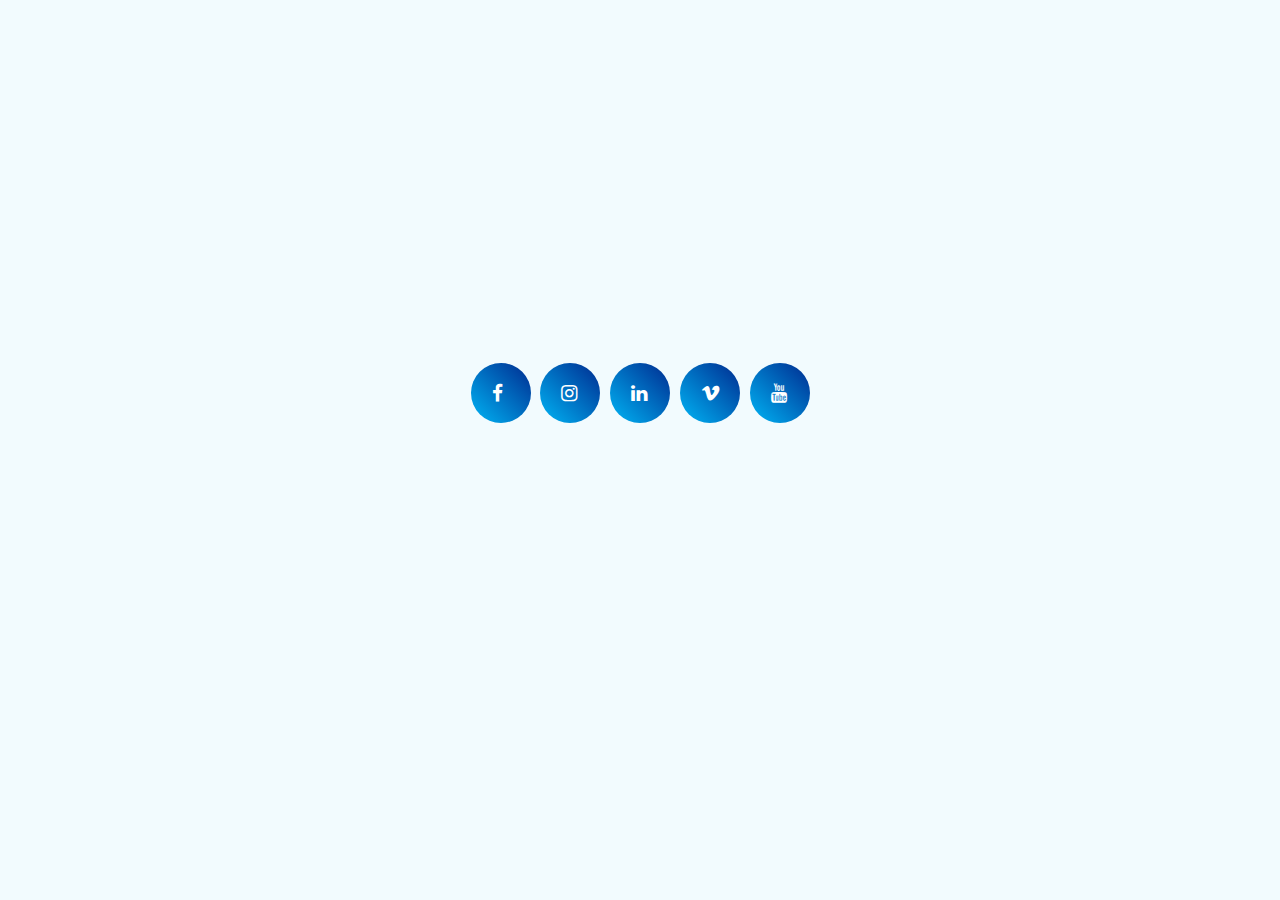
<file: socialicons/index.html>
<!DOCTYPE html>
<html lang="en" >
<head>
  <meta charset="UTF-8">
  <title>CodePen - Media Icons </title>
  <link rel="stylesheet" href="./style.css">

</head>
<body>
<!-- partial:index.partial.html -->
<div class="social-container">
    <ul class="social-icons">
        <li><a href="https://www.facebook.com/RobinsMorton/"><i class="fa fa-facebook"></i></a></li>
        <li><a href="https://www.instagram.com/robinsmorton/"><i class="fa fa-instagram"></i></a></li>
        <li><a href="https://www.linkedin.com/company/robins-%26-morton/"><i class="fa fa-linkedin"></i></a></li>
        <li><a href="https://vimeo.com/robinsmorton"><i class="fa fa-vimeo"></i></a></li>
        <li><a href="https://www.youtube.com/user/RobinsMorton"><i class="fa fa-youtube"></i></a></li>
    </ul>
<!-- partial -->
  
</body>
</html>
</file>
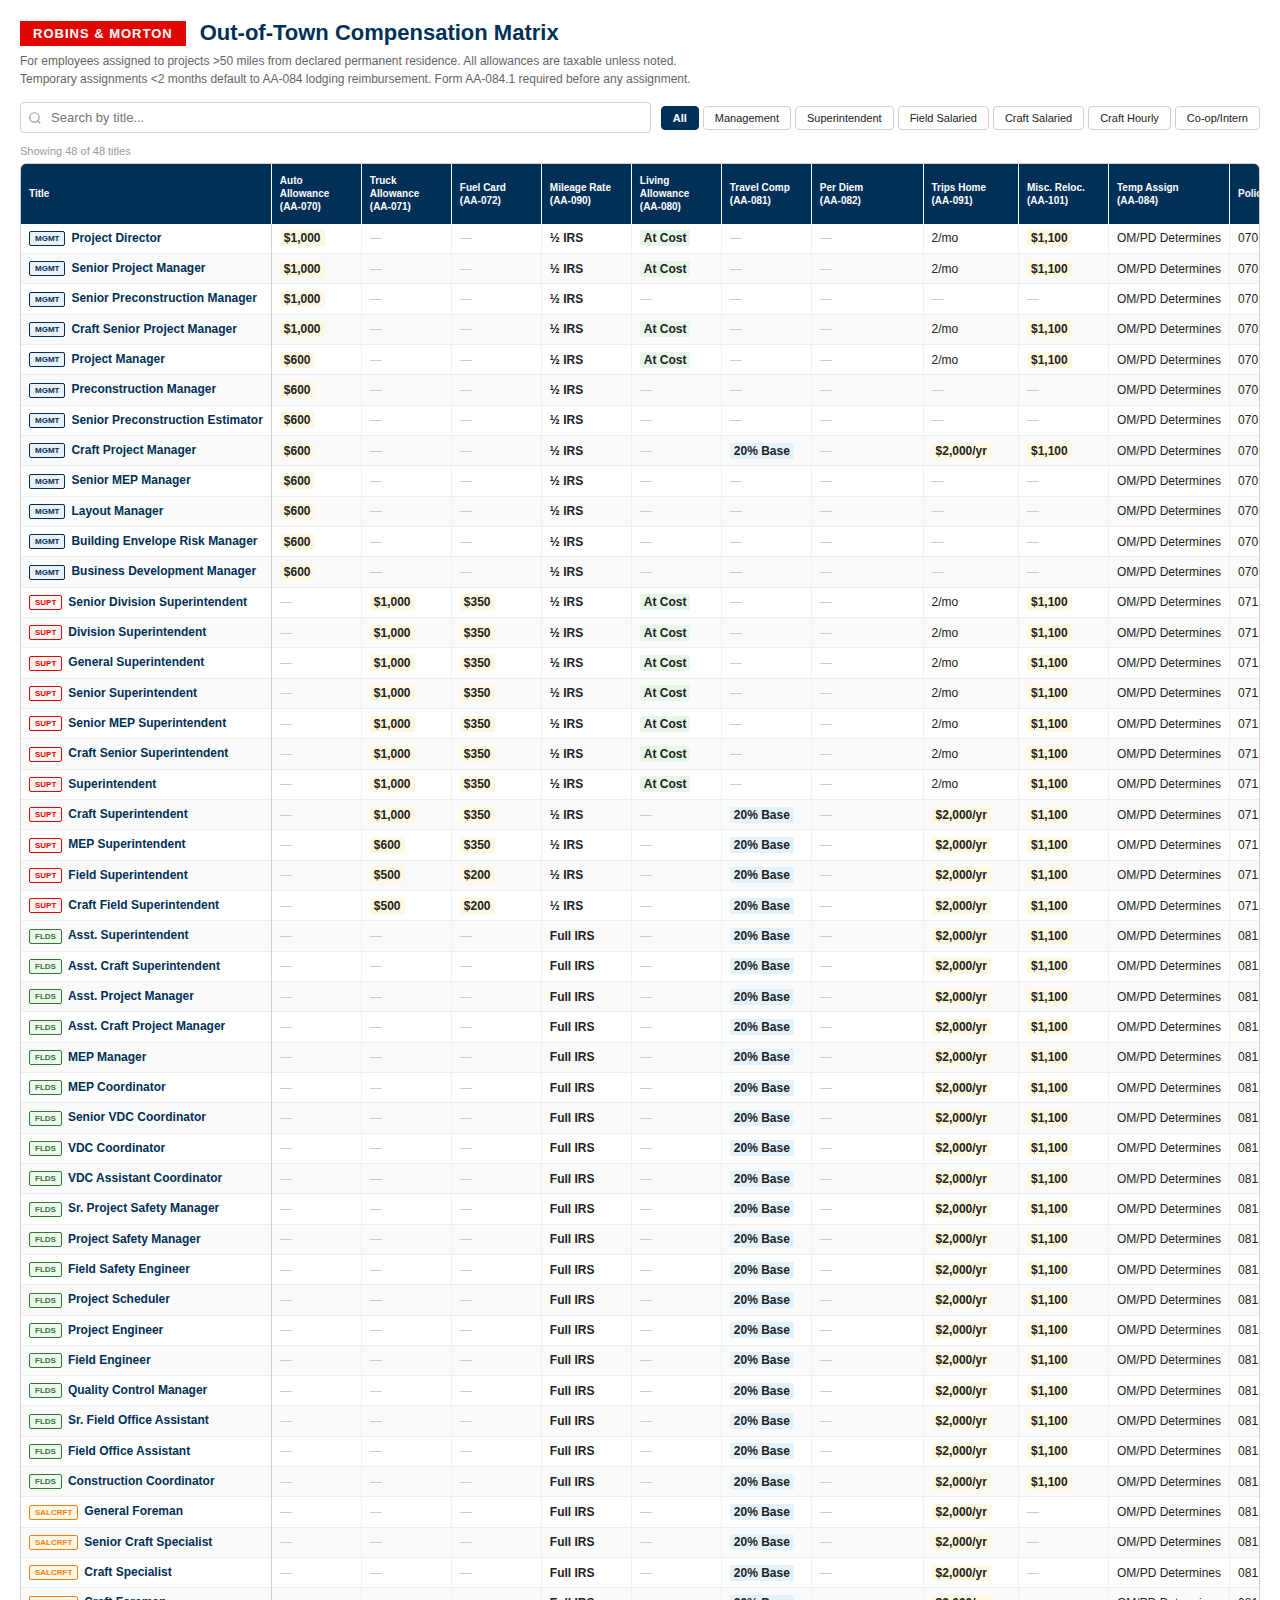
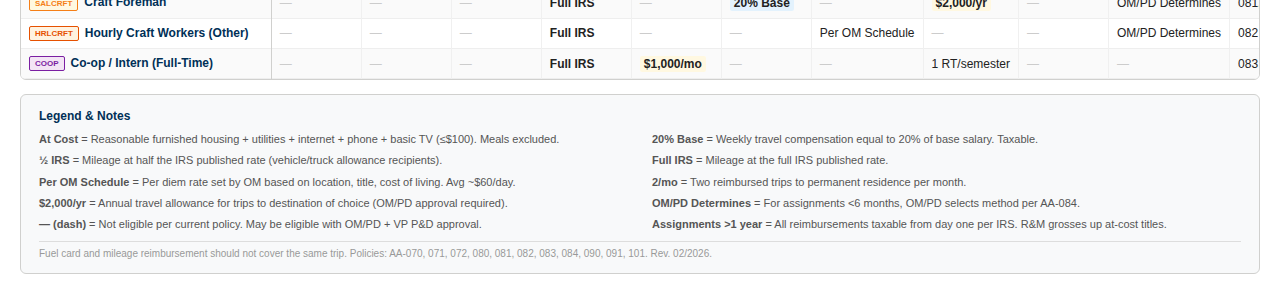
<file: embeds/out-of-town-compensation-matrix.html>
<!DOCTYPE html>
<html lang="en">
<head>
<meta charset="UTF-8">
<meta name="viewport" content="width=device-width, initial-scale=1.0">
<title>Robins & Morton — Out-of-Town Compensation Matrix</title>
<style>
  * { box-sizing: border-box; margin: 0; padding: 0; }
  body { font-family: Arial, sans-serif; background: #fff; color: #222; padding: 20px; }
  
  .header { display: flex; align-items: center; gap: 14px; margin-bottom: 6px; flex-wrap: wrap; }
  .logo { background: #E10600; color: #fff; font-weight: bold; font-size: 13px; padding: 5px 13px; letter-spacing: 1px; }
  h1 { font-size: 22px; color: #003057; }
  .subtitle { font-size: 12px; color: #666; margin-bottom: 14px; line-height: 1.5; }
  
  .controls { display: flex; gap: 10px; margin-bottom: 12px; flex-wrap: wrap; align-items: center; }
  .search-wrap { position: relative; flex: 1 1 200px; }
  .search-wrap input { width: 100%; padding: 7px 10px 7px 30px; border: 1px solid #D0D0CE; border-radius: 4px; font-size: 13px; font-family: Arial; }
  .search-wrap svg { position: absolute; left: 8px; top: 9px; }
  .filters { display: flex; gap: 4px; flex-wrap: wrap; }
  .filters button { padding: 5px 11px; font-size: 11px; font-family: Arial; border: 1px solid #D0D0CE; border-radius: 4px; cursor: pointer; background: #fff; color: #222; transition: all 0.15s; }
  .filters button.active { background: #003057; color: #fff; border-color: #003057; font-weight: bold; }
  .filters button:hover:not(.active) { background: #f5f5f5; }
  .count { font-size: 11px; color: #999; margin-bottom: 6px; }

  .table-wrap { overflow-x: auto; border: 1px solid #D0D0CE; border-radius: 6px; }
  table { border-collapse: collapse; width: 100%; min-width: 1300px; }
  thead th { background: #003057; color: #fff; font-size: 10px; font-weight: bold; padding: 10px 8px; text-align: left; white-space: pre-line; line-height: 1.3; border-right: 1px solid rgba(255,255,255,0.15); cursor: pointer; user-select: none; position: relative; }
  thead th:hover { background: #004070; }
  thead th .sort-icon { font-size: 9px; margin-left: 2px; }
  
  tbody tr { border-bottom: 1px solid #eee; transition: background 0.1s; }
  tbody tr:nth-child(even) { background: #FAFAFA; }
  tbody tr:hover { background: #E8EFF7; }
  
  td { padding: 7px 8px; font-size: 12px; white-space: nowrap; border-right: 1px solid #f0f0f0; }
  td.title-cell { font-weight: 600; color: #003057; position: sticky; left: 0; z-index: 1; border-right: 1px solid #D0D0CE; min-width: 210px; }
  tbody tr:nth-child(even) td.title-cell { background: #FAFAFA; }
  tbody tr:nth-child(odd) td.title-cell { background: #fff; }
  tbody tr:hover td.title-cell { background: #E8EFF7; }

  .cat-badge { font-size: 8px; padding: 2px 5px; border-radius: 2px; font-weight: bold; margin-right: 6px; display: inline-block; vertical-align: middle; }
  .cat-MGMT { background: #EBF0F7; color: #003057; border: 1px solid #003057; }
  .cat-SUPT { background: #FFF5F5; color: #E10600; border: 1px solid #E10600; }
  .cat-FLDS { background: #F0F7F0; color: #2E7D32; border: 1px solid #2E7D32; }
  .cat-CRFT { background: #FFF8E1; color: #F57F17; border: 1px solid #F57F17; }
  .cat-CRFH { background: #FFF3E0; color: #E65100; border: 1px solid #E65100; }
  .cat-COOP { background: #F3E5F5; color: #7B1FA2; border: 1px solid #7B1FA2; }

  .val-dash { color: #ccc; }
  .val-money { font-weight: 600; background: #FFF8E1; border-radius: 2px; padding: 1px 4px; }
  .val-cost { font-weight: 600; background: #E8F5E9; border-radius: 2px; padding: 1px 4px; }
  .val-pct { font-weight: 600; background: #E3F2FD; border-radius: 2px; padding: 1px 4px; }
  .val-rate { font-weight: 600; }
  
  .no-results { text-align: center; padding: 30px; color: #999; font-size: 14px; }

  .legend { margin-top: 14px; padding: 14px 18px; background: #F8F9FA; border-radius: 6px; border: 1px solid #D0D0CE; }
  .legend h3 { font-size: 12px; color: #003057; margin-bottom: 8px; }
  .legend-grid { display: grid; grid-template-columns: 1fr 1fr; gap: 4px 24px; font-size: 11px; color: #555; line-height: 1.55; }
  .legend-footer { margin-top: 8px; font-size: 10px; color: #999; border-top: 1px solid #ddd; padding-top: 6px; }

  @media (max-width: 768px) {
    .legend-grid { grid-template-columns: 1fr; }
    .controls { flex-direction: column; }
  }
  @media print {
    .controls, .search-wrap { display: none; }
    .table-wrap { overflow: visible; border: none; }
    table { min-width: unset; font-size: 9px; }
    td, th { padding: 4px 5px; }
    td.title-cell { position: static; }
  }
</style>
</head>
<body>

<div class="header">
  <div class="logo">ROBINS &amp; MORTON</div>
  <h1>Out-of-Town Compensation Matrix</h1>
</div>
<div class="subtitle">
  For employees assigned to projects &gt;50 miles from declared permanent residence. All allowances are taxable unless noted.<br>
  Temporary assignments &lt;2 months default to AA-084 lodging reimbursement. Form AA-084.1 required before any assignment.
</div>

<div class="controls">
  <div class="search-wrap">
    <svg width="14" height="14" viewBox="0 0 24 24" fill="none" stroke="#999" stroke-width="2"><circle cx="11" cy="11" r="8"/><line x1="21" y1="21" x2="16.65" y2="16.65"/></svg>
    <input type="text" id="searchInput" placeholder="Search by title..." oninput="filterTable()">
  </div>
  <div class="filters" id="filterBtns"></div>
</div>
<div class="count" id="countLabel"></div>

<div class="table-wrap">
  <table>
    <thead><tr id="headerRow"></tr></thead>
    <tbody id="tableBody"></tbody>
  </table>
</div>

<div class="legend">
  <h3>Legend &amp; Notes</h3>
  <div class="legend-grid">
    <div><strong>At Cost</strong> = Reasonable furnished housing + utilities + internet + phone + basic TV (≤$100). Meals excluded.</div>
    <div><strong>20% Base</strong> = Weekly travel compensation equal to 20% of base salary. Taxable.</div>
    <div><strong>½ IRS</strong> = Mileage at half the IRS published rate (vehicle/truck allowance recipients).</div>
    <div><strong>Full IRS</strong> = Mileage at the full IRS published rate.</div>
    <div><strong>Per OM Schedule</strong> = Per diem rate set by OM based on location, title, cost of living. Avg ~$60/day.</div>
    <div><strong>2/mo</strong> = Two reimbursed trips to permanent residence per month.</div>
    <div><strong>$2,000/yr</strong> = Annual travel allowance for trips to destination of choice (OM/PD approval required).</div>
    <div><strong>OM/PD Determines</strong> = For assignments &lt;6 months, OM/PD selects method per AA-084.</div>
    <div><strong>— (dash)</strong> = Not eligible per current policy. May be eligible with OM/PD + VP P&amp;D approval.</div>
    <div><strong>Assignments &gt;1 year</strong> = All reimbursements taxable from day one per IRS. R&amp;M grosses up at-cost titles.</div>
  </div>
  <div class="legend-footer">
    Fuel card and mileage reimbursement should not cover the same trip. Policies: AA-070, 071, 072, 080, 081, 082, 083, 084, 090, 091, 101. Rev. 02/2026.
  </div>
</div>

<script>
var cols = [
  {key:"title",label:"Title",w:"210px"},
  {key:"autoAllow",label:"Auto Allowance\n(AA-070)"},
  {key:"truckAllow",label:"Truck Allowance\n(AA-071)"},
  {key:"fuelCard",label:"Fuel Card\n(AA-072)"},
  {key:"mileageRate",label:"Mileage Rate\n(AA-090)"},
  {key:"livingAllow",label:"Living Allowance\n(AA-080)"},
  {key:"travelComp",label:"Travel Comp\n(AA-081)"},
  {key:"perDiem",label:"Per Diem\n(AA-082)"},
  {key:"tripsHome",label:"Trips Home\n(AA-091)"},
  {key:"miscReloc",label:"Misc. Reloc.\n(AA-101)"},
  {key:"tempAssign",label:"Temp Assign\n(AA-084)"},
  {key:"policies",label:"Policy Refs"}
];

var catMap = {Management:{badge:"MGMT",cls:"cat-MGMT"},Superintendent:{badge:"SUPT",cls:"cat-SUPT"},"Field Salaried":{badge:"FLDS",cls:"cat-FLDS"},"Craft Salaried":{badge:"SALCRFT",cls:"cat-CRFT"},"Craft Hourly":{badge:"HRLCRFT",cls:"cat-CRFH"},"Co-op/Intern":{badge:"COOP",cls:"cat-COOP"}};
var categories = ["All","Management","Superintendent","Field Salaried","Craft Salaried","Craft Hourly","Co-op/Intern"];

var data = [
  {title:"Project Director",cat:"Management",autoAllow:"$1,000",truckAllow:"—",fuelCard:"—",mileageRate:"½ IRS",livingAllow:"At Cost",travelComp:"—",perDiem:"—",tripsHome:"2/mo",miscReloc:"$1,100",tempAssign:"OM/PD Determines",policies:"070, 080, 091, 101"},
  {title:"Senior Project Manager",cat:"Management",autoAllow:"$1,000",truckAllow:"—",fuelCard:"—",mileageRate:"½ IRS",livingAllow:"At Cost",travelComp:"—",perDiem:"—",tripsHome:"2/mo",miscReloc:"$1,100",tempAssign:"OM/PD Determines",policies:"070, 080, 091, 101"},
  {title:"Senior Preconstruction Manager",cat:"Management",autoAllow:"$1,000",truckAllow:"—",fuelCard:"—",mileageRate:"½ IRS",livingAllow:"—",travelComp:"—",perDiem:"—",tripsHome:"—",miscReloc:"—",tempAssign:"OM/PD Determines",policies:"070"},
  {title:"Craft Senior Project Manager",cat:"Management",autoAllow:"$1,000",truckAllow:"—",fuelCard:"—",mileageRate:"½ IRS",livingAllow:"At Cost",travelComp:"—",perDiem:"—",tripsHome:"2/mo",miscReloc:"$1,100",tempAssign:"OM/PD Determines",policies:"070, 080, 091, 101"},
  {title:"Project Manager",cat:"Management",autoAllow:"$600",truckAllow:"—",fuelCard:"—",mileageRate:"½ IRS",livingAllow:"At Cost",travelComp:"—",perDiem:"—",tripsHome:"2/mo",miscReloc:"$1,100",tempAssign:"OM/PD Determines",policies:"070, 080, 091, 101"},
  {title:"Preconstruction Manager",cat:"Management",autoAllow:"$600",truckAllow:"—",fuelCard:"—",mileageRate:"½ IRS",livingAllow:"—",travelComp:"—",perDiem:"—",tripsHome:"—",miscReloc:"—",tempAssign:"OM/PD Determines",policies:"070"},
  {title:"Senior Preconstruction Estimator",cat:"Management",autoAllow:"$600",truckAllow:"—",fuelCard:"—",mileageRate:"½ IRS",livingAllow:"—",travelComp:"—",perDiem:"—",tripsHome:"—",miscReloc:"—",tempAssign:"OM/PD Determines",policies:"070"},
  {title:"Craft Project Manager",cat:"Management",autoAllow:"$600",truckAllow:"—",fuelCard:"—",mileageRate:"½ IRS",livingAllow:"—",travelComp:"20% Base",perDiem:"—",tripsHome:"$2,000/yr",miscReloc:"$1,100",tempAssign:"OM/PD Determines",policies:"070, 081, 091, 101"},
  {title:"Senior MEP Manager",cat:"Management",autoAllow:"$600",truckAllow:"—",fuelCard:"—",mileageRate:"½ IRS",livingAllow:"—",travelComp:"—",perDiem:"—",tripsHome:"—",miscReloc:"—",tempAssign:"OM/PD Determines",policies:"070"},
  {title:"Layout Manager",cat:"Management",autoAllow:"$600",truckAllow:"—",fuelCard:"—",mileageRate:"½ IRS",livingAllow:"—",travelComp:"—",perDiem:"—",tripsHome:"—",miscReloc:"—",tempAssign:"OM/PD Determines",policies:"070"},
  {title:"Building Envelope Risk Manager",cat:"Management",autoAllow:"$600",truckAllow:"—",fuelCard:"—",mileageRate:"½ IRS",livingAllow:"—",travelComp:"—",perDiem:"—",tripsHome:"—",miscReloc:"—",tempAssign:"OM/PD Determines",policies:"070"},
  {title:"Business Development Manager",cat:"Management",autoAllow:"$600",truckAllow:"—",fuelCard:"—",mileageRate:"½ IRS",livingAllow:"—",travelComp:"—",perDiem:"—",tripsHome:"—",miscReloc:"—",tempAssign:"OM/PD Determines",policies:"070"},
  {title:"Senior Division Superintendent",cat:"Superintendent",autoAllow:"—",truckAllow:"$1,000",fuelCard:"$350",mileageRate:"½ IRS",livingAllow:"At Cost",travelComp:"—",perDiem:"—",tripsHome:"2/mo",miscReloc:"$1,100",tempAssign:"OM/PD Determines",policies:"071, 072, 080, 091, 101"},
  {title:"Division Superintendent",cat:"Superintendent",autoAllow:"—",truckAllow:"$1,000",fuelCard:"$350",mileageRate:"½ IRS",livingAllow:"At Cost",travelComp:"—",perDiem:"—",tripsHome:"2/mo",miscReloc:"$1,100",tempAssign:"OM/PD Determines",policies:"071, 072, 080, 091, 101"},
  {title:"General Superintendent",cat:"Superintendent",autoAllow:"—",truckAllow:"$1,000",fuelCard:"$350",mileageRate:"½ IRS",livingAllow:"At Cost",travelComp:"—",perDiem:"—",tripsHome:"2/mo",miscReloc:"$1,100",tempAssign:"OM/PD Determines",policies:"071, 072, 080, 091, 101"},
  {title:"Senior Superintendent",cat:"Superintendent",autoAllow:"—",truckAllow:"$1,000",fuelCard:"$350",mileageRate:"½ IRS",livingAllow:"At Cost",travelComp:"—",perDiem:"—",tripsHome:"2/mo",miscReloc:"$1,100",tempAssign:"OM/PD Determines",policies:"071, 072, 080, 091, 101"},
  {title:"Senior MEP Superintendent",cat:"Superintendent",autoAllow:"—",truckAllow:"$1,000",fuelCard:"$350",mileageRate:"½ IRS",livingAllow:"At Cost",travelComp:"—",perDiem:"—",tripsHome:"2/mo",miscReloc:"$1,100",tempAssign:"OM/PD Determines",policies:"071, 072, 080, 091, 101"},
  {title:"Craft Senior Superintendent",cat:"Superintendent",autoAllow:"—",truckAllow:"$1,000",fuelCard:"$350",mileageRate:"½ IRS",livingAllow:"At Cost",travelComp:"—",perDiem:"—",tripsHome:"2/mo",miscReloc:"$1,100",tempAssign:"OM/PD Determines",policies:"071, 072, 080, 091, 101"},
  {title:"Superintendent",cat:"Superintendent",autoAllow:"—",truckAllow:"$1,000",fuelCard:"$350",mileageRate:"½ IRS",livingAllow:"At Cost",travelComp:"—",perDiem:"—",tripsHome:"2/mo",miscReloc:"$1,100",tempAssign:"OM/PD Determines",policies:"071, 072, 080, 091, 101"},
  {title:"Craft Superintendent",cat:"Superintendent",autoAllow:"—",truckAllow:"$1,000",fuelCard:"$350",mileageRate:"½ IRS",livingAllow:"—",travelComp:"20% Base",perDiem:"—",tripsHome:"$2,000/yr",miscReloc:"$1,100",tempAssign:"OM/PD Determines",policies:"071, 072, 081, 091, 101"},
  {title:"MEP Superintendent",cat:"Superintendent",autoAllow:"—",truckAllow:"$600",fuelCard:"$350",mileageRate:"½ IRS",livingAllow:"—",travelComp:"20% Base",perDiem:"—",tripsHome:"$2,000/yr",miscReloc:"$1,100",tempAssign:"OM/PD Determines",policies:"071, 072, 081, 091, 101"},
  {title:"Field Superintendent",cat:"Superintendent",autoAllow:"—",truckAllow:"$500",fuelCard:"$200",mileageRate:"½ IRS",livingAllow:"—",travelComp:"20% Base",perDiem:"—",tripsHome:"$2,000/yr",miscReloc:"$1,100",tempAssign:"OM/PD Determines",policies:"071, 072, 081, 091, 101"},
  {title:"Craft Field Superintendent",cat:"Superintendent",autoAllow:"—",truckAllow:"$500",fuelCard:"$200",mileageRate:"½ IRS",livingAllow:"—",travelComp:"20% Base",perDiem:"—",tripsHome:"$2,000/yr",miscReloc:"$1,100",tempAssign:"OM/PD Determines",policies:"071, 072, 081, 091, 101"},
  {title:"Asst. Superintendent",cat:"Field Salaried",autoAllow:"—",truckAllow:"—",fuelCard:"—",mileageRate:"Full IRS",livingAllow:"—",travelComp:"20% Base",perDiem:"—",tripsHome:"$2,000/yr",miscReloc:"$1,100",tempAssign:"OM/PD Determines",policies:"081, 091, 101"},
  {title:"Asst. Craft Superintendent",cat:"Field Salaried",autoAllow:"—",truckAllow:"—",fuelCard:"—",mileageRate:"Full IRS",livingAllow:"—",travelComp:"20% Base",perDiem:"—",tripsHome:"$2,000/yr",miscReloc:"$1,100",tempAssign:"OM/PD Determines",policies:"081, 091, 101"},
  {title:"Asst. Project Manager",cat:"Field Salaried",autoAllow:"—",truckAllow:"—",fuelCard:"—",mileageRate:"Full IRS",livingAllow:"—",travelComp:"20% Base",perDiem:"—",tripsHome:"$2,000/yr",miscReloc:"$1,100",tempAssign:"OM/PD Determines",policies:"081, 091, 101"},
  {title:"Asst. Craft Project Manager",cat:"Field Salaried",autoAllow:"—",truckAllow:"—",fuelCard:"—",mileageRate:"Full IRS",livingAllow:"—",travelComp:"20% Base",perDiem:"—",tripsHome:"$2,000/yr",miscReloc:"$1,100",tempAssign:"OM/PD Determines",policies:"081, 091, 101"},
  {title:"MEP Manager",cat:"Field Salaried",autoAllow:"—",truckAllow:"—",fuelCard:"—",mileageRate:"Full IRS",livingAllow:"—",travelComp:"20% Base",perDiem:"—",tripsHome:"$2,000/yr",miscReloc:"$1,100",tempAssign:"OM/PD Determines",policies:"081, 091, 101"},
  {title:"MEP Coordinator",cat:"Field Salaried",autoAllow:"—",truckAllow:"—",fuelCard:"—",mileageRate:"Full IRS",livingAllow:"—",travelComp:"20% Base",perDiem:"—",tripsHome:"$2,000/yr",miscReloc:"$1,100",tempAssign:"OM/PD Determines",policies:"081, 091, 101"},
  {title:"Senior VDC Coordinator",cat:"Field Salaried",autoAllow:"—",truckAllow:"—",fuelCard:"—",mileageRate:"Full IRS",livingAllow:"—",travelComp:"20% Base",perDiem:"—",tripsHome:"$2,000/yr",miscReloc:"$1,100",tempAssign:"OM/PD Determines",policies:"081, 091, 101"},
  {title:"VDC Coordinator",cat:"Field Salaried",autoAllow:"—",truckAllow:"—",fuelCard:"—",mileageRate:"Full IRS",livingAllow:"—",travelComp:"20% Base",perDiem:"—",tripsHome:"$2,000/yr",miscReloc:"$1,100",tempAssign:"OM/PD Determines",policies:"081, 091, 101"},
  {title:"VDC Assistant Coordinator",cat:"Field Salaried",autoAllow:"—",truckAllow:"—",fuelCard:"—",mileageRate:"Full IRS",livingAllow:"—",travelComp:"20% Base",perDiem:"—",tripsHome:"$2,000/yr",miscReloc:"$1,100",tempAssign:"OM/PD Determines",policies:"081, 091, 101"},
  {title:"Sr. Project Safety Manager",cat:"Field Salaried",autoAllow:"—",truckAllow:"—",fuelCard:"—",mileageRate:"Full IRS",livingAllow:"—",travelComp:"20% Base",perDiem:"—",tripsHome:"$2,000/yr",miscReloc:"$1,100",tempAssign:"OM/PD Determines",policies:"081, 091, 101"},
  {title:"Project Safety Manager",cat:"Field Salaried",autoAllow:"—",truckAllow:"—",fuelCard:"—",mileageRate:"Full IRS",livingAllow:"—",travelComp:"20% Base",perDiem:"—",tripsHome:"$2,000/yr",miscReloc:"$1,100",tempAssign:"OM/PD Determines",policies:"081, 091, 101"},
  {title:"Field Safety Engineer",cat:"Field Salaried",autoAllow:"—",truckAllow:"—",fuelCard:"—",mileageRate:"Full IRS",livingAllow:"—",travelComp:"20% Base",perDiem:"—",tripsHome:"$2,000/yr",miscReloc:"$1,100",tempAssign:"OM/PD Determines",policies:"081, 091, 101"},
  {title:"Project Scheduler",cat:"Field Salaried",autoAllow:"—",truckAllow:"—",fuelCard:"—",mileageRate:"Full IRS",livingAllow:"—",travelComp:"20% Base",perDiem:"—",tripsHome:"$2,000/yr",miscReloc:"$1,100",tempAssign:"OM/PD Determines",policies:"081, 091, 101"},
  {title:"Project Engineer",cat:"Field Salaried",autoAllow:"—",truckAllow:"—",fuelCard:"—",mileageRate:"Full IRS",livingAllow:"—",travelComp:"20% Base",perDiem:"—",tripsHome:"$2,000/yr",miscReloc:"$1,100",tempAssign:"OM/PD Determines",policies:"081, 091, 101"},
  {title:"Field Engineer",cat:"Field Salaried",autoAllow:"—",truckAllow:"—",fuelCard:"—",mileageRate:"Full IRS",livingAllow:"—",travelComp:"20% Base",perDiem:"—",tripsHome:"$2,000/yr",miscReloc:"$1,100",tempAssign:"OM/PD Determines",policies:"081, 091, 101"},
  {title:"Quality Control Manager",cat:"Field Salaried",autoAllow:"—",truckAllow:"—",fuelCard:"—",mileageRate:"Full IRS",livingAllow:"—",travelComp:"20% Base",perDiem:"—",tripsHome:"$2,000/yr",miscReloc:"$1,100",tempAssign:"OM/PD Determines",policies:"081, 091, 101"},
  {title:"Sr. Field Office Assistant",cat:"Field Salaried",autoAllow:"—",truckAllow:"—",fuelCard:"—",mileageRate:"Full IRS",livingAllow:"—",travelComp:"20% Base",perDiem:"—",tripsHome:"$2,000/yr",miscReloc:"$1,100",tempAssign:"OM/PD Determines",policies:"081, 091, 101"},
  {title:"Field Office Assistant",cat:"Field Salaried",autoAllow:"—",truckAllow:"—",fuelCard:"—",mileageRate:"Full IRS",livingAllow:"—",travelComp:"20% Base",perDiem:"—",tripsHome:"$2,000/yr",miscReloc:"$1,100",tempAssign:"OM/PD Determines",policies:"081, 091, 101"},
  {title:"Construction Coordinator",cat:"Field Salaried",autoAllow:"—",truckAllow:"—",fuelCard:"—",mileageRate:"Full IRS",livingAllow:"—",travelComp:"20% Base",perDiem:"—",tripsHome:"$2,000/yr",miscReloc:"$1,100",tempAssign:"OM/PD Determines",policies:"081, 091, 101"},
  {title:"General Foreman",cat:"Craft Salaried",autoAllow:"—",truckAllow:"—",fuelCard:"—",mileageRate:"Full IRS",livingAllow:"—",travelComp:"20% Base",perDiem:"—",tripsHome:"$2,000/yr",miscReloc:"—",tempAssign:"OM/PD Determines",policies:"081, 091"},
  {title:"Senior Craft Specialist",cat:"Craft Salaried",autoAllow:"—",truckAllow:"—",fuelCard:"—",mileageRate:"Full IRS",livingAllow:"—",travelComp:"20% Base",perDiem:"—",tripsHome:"$2,000/yr",miscReloc:"—",tempAssign:"OM/PD Determines",policies:"081, 091"},
  {title:"Craft Specialist",cat:"Craft Salaried",autoAllow:"—",truckAllow:"—",fuelCard:"—",mileageRate:"Full IRS",livingAllow:"—",travelComp:"20% Base",perDiem:"—",tripsHome:"$2,000/yr",miscReloc:"—",tempAssign:"OM/PD Determines",policies:"081, 091"},
  {title:"Craft Foreman",cat:"Craft Salaried",autoAllow:"—",truckAllow:"—",fuelCard:"—",mileageRate:"Full IRS",livingAllow:"—",travelComp:"20% Base",perDiem:"—",tripsHome:"$2,000/yr",miscReloc:"—",tempAssign:"OM/PD Determines",policies:"081, 091"},
  {title:"Hourly Craft Workers (Other)",cat:"Craft Hourly",autoAllow:"—",truckAllow:"—",fuelCard:"—",mileageRate:"Full IRS",livingAllow:"—",travelComp:"—",perDiem:"Per OM Schedule",tripsHome:"—",miscReloc:"—",tempAssign:"OM/PD Determines",policies:"082"},
  {title:"Co-op / Intern (Full-Time)",cat:"Co-op/Intern",autoAllow:"—",truckAllow:"—",fuelCard:"—",mileageRate:"Full IRS",livingAllow:"$1,000/mo",travelComp:"—",perDiem:"—",tripsHome:"1 RT/semester",miscReloc:"—",tempAssign:"—",policies:"083"}
];

var activeCat = "All";
var sortKey = null;
var sortDir = "asc";

function init() {
  var fb = document.getElementById("filterBtns");
  categories.forEach(function(c) {
    var b = document.createElement("button");
    b.textContent = c;
    b.className = c === "All" ? "active" : "";
    b.onclick = function() {
      activeCat = c;
      document.querySelectorAll(".filters button").forEach(function(x){x.className=""});
      b.className = "active";
      filterTable();
    };
    fb.appendChild(b);
  });
  buildHeader();
  filterTable();
}

function buildHeader() {
  var hr = document.getElementById("headerRow");
  hr.innerHTML = "";
  cols.forEach(function(col) {
    var th = document.createElement("th");
    th.innerHTML = col.label.replace(/\n/g,"<br>") + ' <span class="sort-icon"></span>';
    th.style.minWidth = col.w || "90px";
    if (col.key === "title") { th.style.position = "sticky"; th.style.left = "0"; th.style.zIndex = "3"; }
    th.onclick = function() { toggleSort(col.key); };
    hr.appendChild(th);
  });
}

function toggleSort(key) {
  if (sortKey === key) { sortDir = sortDir === "asc" ? "desc" : "asc"; }
  else { sortKey = key; sortDir = "asc"; }
  filterTable();
}

function fmtCell(val) {
  if (val === "—") return '<span class="val-dash">—</span>';
  if (val === "At Cost") return '<span class="val-cost">At Cost</span>';
  if (val === "20% Base") return '<span class="val-pct">20% Base</span>';
  if (val === "½ IRS" || val === "Full IRS") return '<span class="val-rate">' + val + '</span>';
  if (val.charAt(0) === "$") return '<span class="val-money">' + val + '</span>';
  return val;
}

function filterTable() {
  var q = document.getElementById("searchInput").value.toLowerCase();
  var filtered = data.filter(function(r) {
    var mc = activeCat === "All" || r.cat === activeCat;
    var ms = !q || r.title.toLowerCase().indexOf(q) >= 0;
    return mc && ms;
  });

  if (sortKey) {
    filtered.sort(function(a, b) {
      var av = a[sortKey], bv = b[sortKey];
      if (av === "—" && bv !== "—") return 1;
      if (bv === "—" && av !== "—") return -1;
      var c = av.localeCompare(bv);
      return sortDir === "asc" ? c : -c;
    });
  }

  document.getElementById("countLabel").textContent = "Showing " + filtered.length + " of " + data.length + " titles";

  var tb = document.getElementById("tableBody");
  tb.innerHTML = "";

  if (filtered.length === 0) {
    tb.innerHTML = '<tr><td colspan="' + cols.length + '" class="no-results">No titles match your search.</td></tr>';
    return;
  }

  filtered.forEach(function(row) {
    var tr = document.createElement("tr");
    var cm = catMap[row.cat] || {badge:"?",cls:""};
    
    var tdTitle = document.createElement("td");
    tdTitle.className = "title-cell";
    tdTitle.innerHTML = '<span class="cat-badge ' + cm.cls + '">' + cm.badge + '</span>' + row.title;
    tr.appendChild(tdTitle);

    cols.slice(1).forEach(function(col) {
      var td = document.createElement("td");
      td.innerHTML = fmtCell(row[col.key]);
      tr.appendChild(td);
    });

    tb.appendChild(tr);
  });
}

init();
</script>
</body>
</html>
</file>
<file: socialicons/style.css>
@import url(https://cdnjs.cloudflare.com/ajax/libs/font-awesome/4.6.3/css/font-awesome.css);
body {
  background-color: rgba(0, 181, 245, 0.05);
}

.social-container {
  width: 400px;
  margin: 40vh auto;
  text-align: center;
}

.social-icons {
  padding: 0;
  list-style: none;
  margin: 1em;
}
.social-icons li {
  display: inline-block;
  margin: 0.15em;
  position: relative;
  font-size: 1.2em;
}
.social-icons i {
  color: #fff;
  position: absolute;
  top: 21px;
  left: 21px;
  transition: all 265ms ease-out;
}
.social-icons a {
  display: inline-block;
}
.social-icons a:before {
  transform: scale(1);
  -ms-transform: scale(1);
  -webkit-transform: scale(1);
  content: " ";
  width: 60px;
  height: 60px;
  border-radius: 100%;
  display: block;
  background: linear-gradient(45deg, #00B5F5, #002A8F);
  transition: all 265ms ease-out;
}
.social-icons a:hover:before {
  transform: scale(0);
  transition: all 265ms ease-in;
}
.social-icons a:hover i {
  transform: scale(2.2);
  -ms-transform: scale(2.2);
  -webkit-transform: scale(2.2);
  color: #00B5F5;
  background: -webkit-linear-gradient(45deg, #00B5F5, #002A8F);
  -webkit-background-clip: text;
  -webkit-text-fill-color: transparent;
  transition: all 265ms ease-in;
}
</file>
